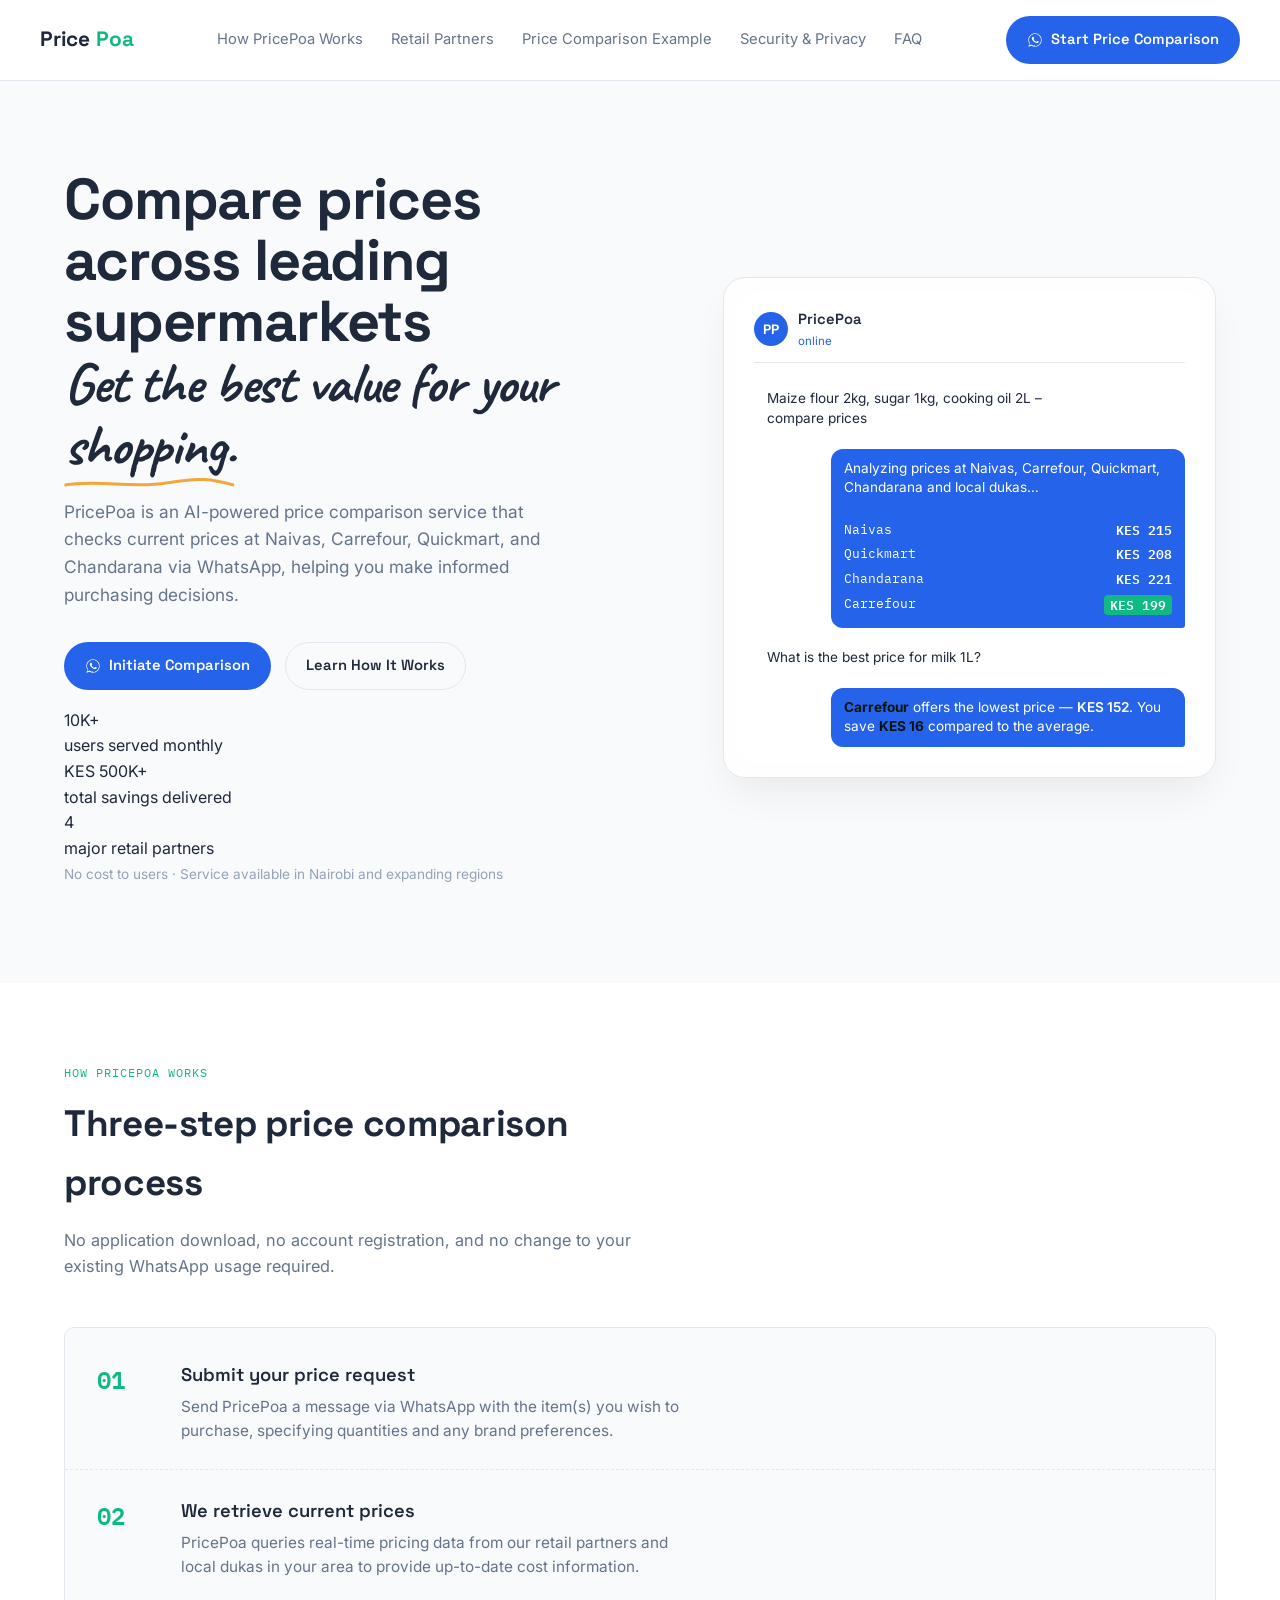
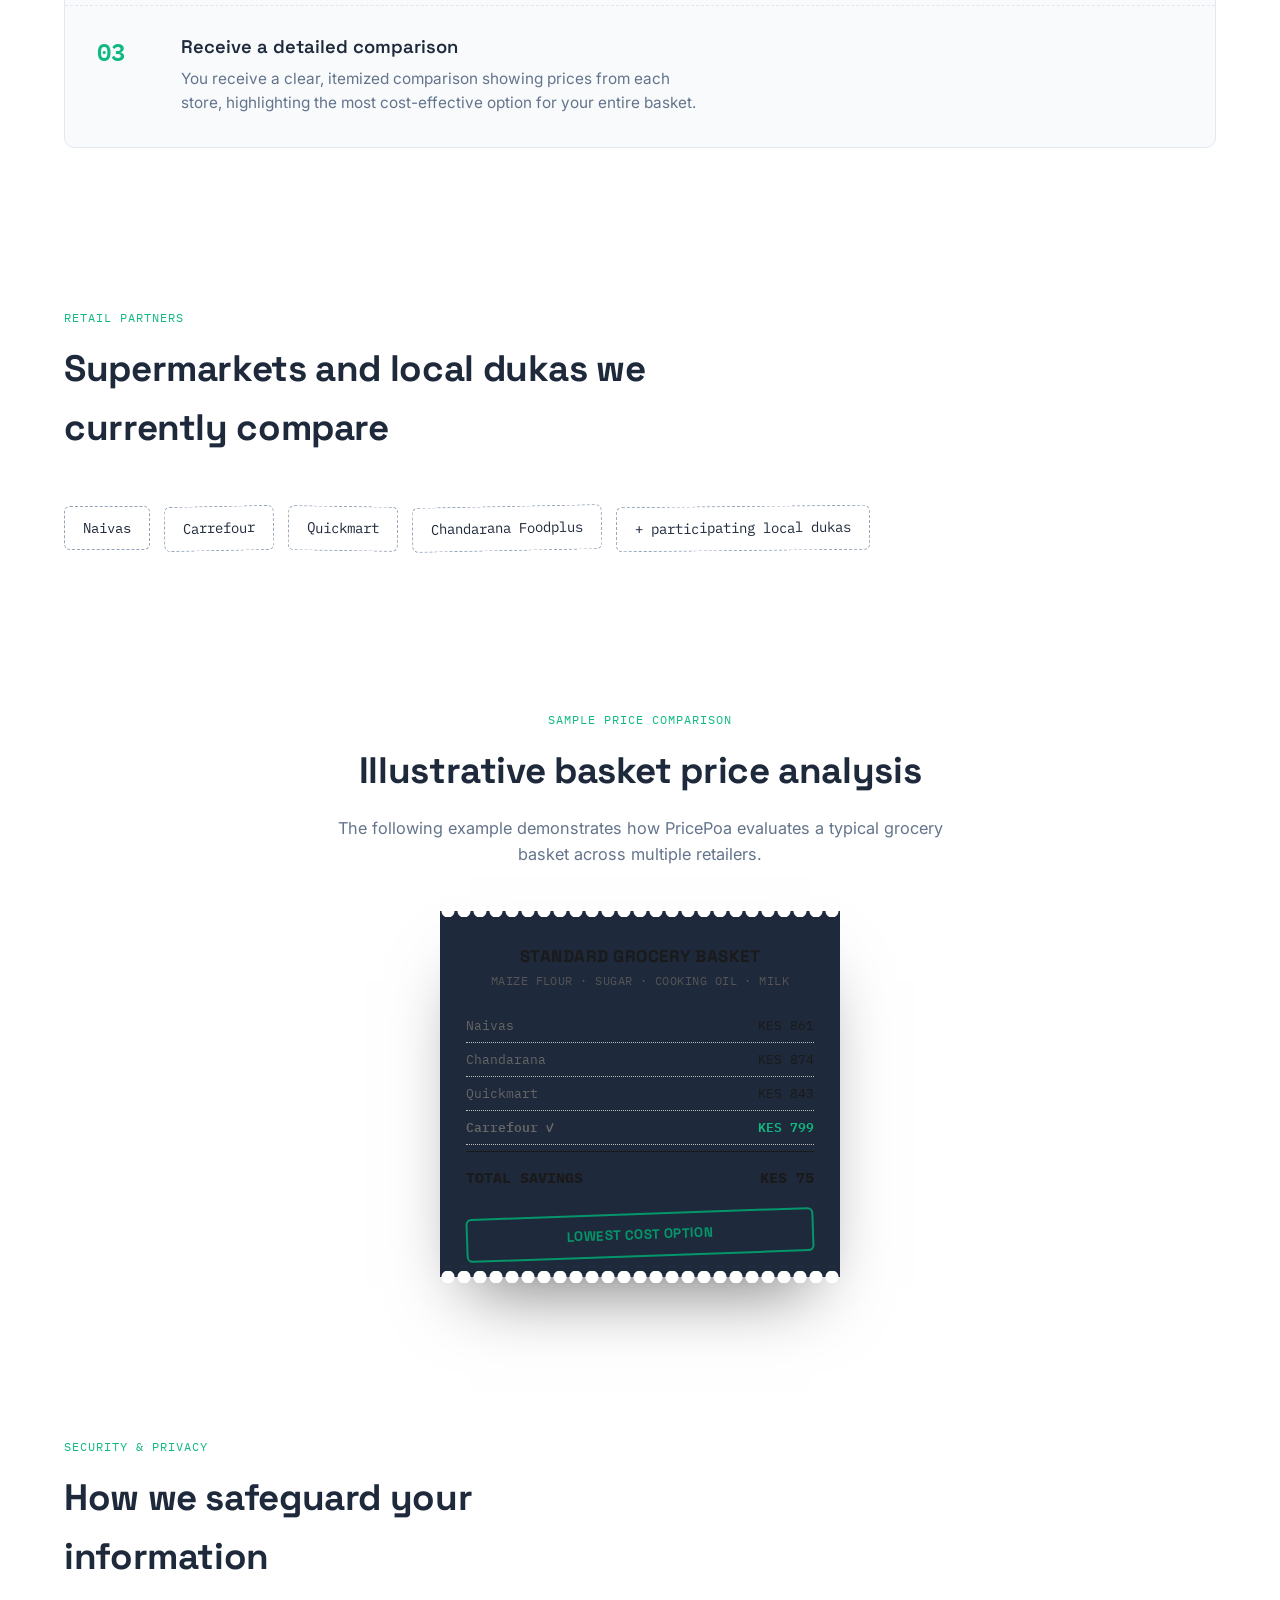
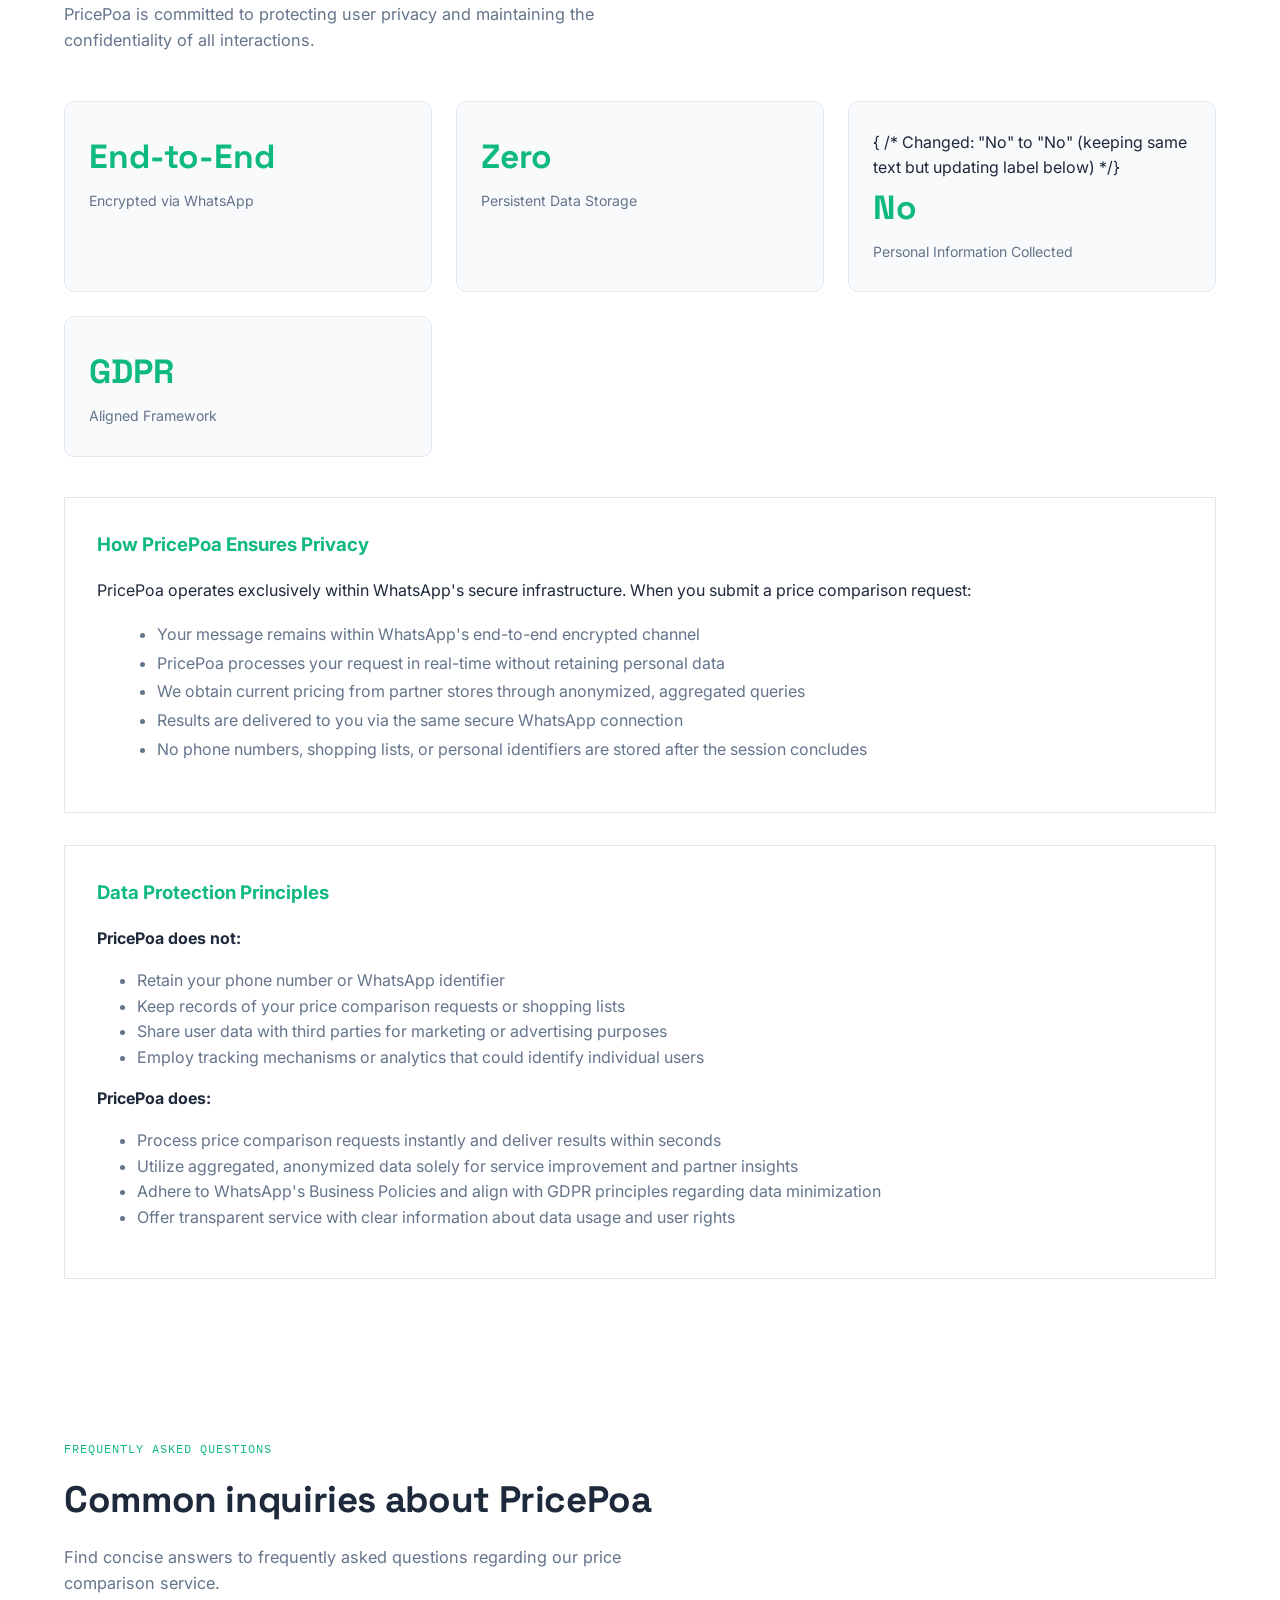
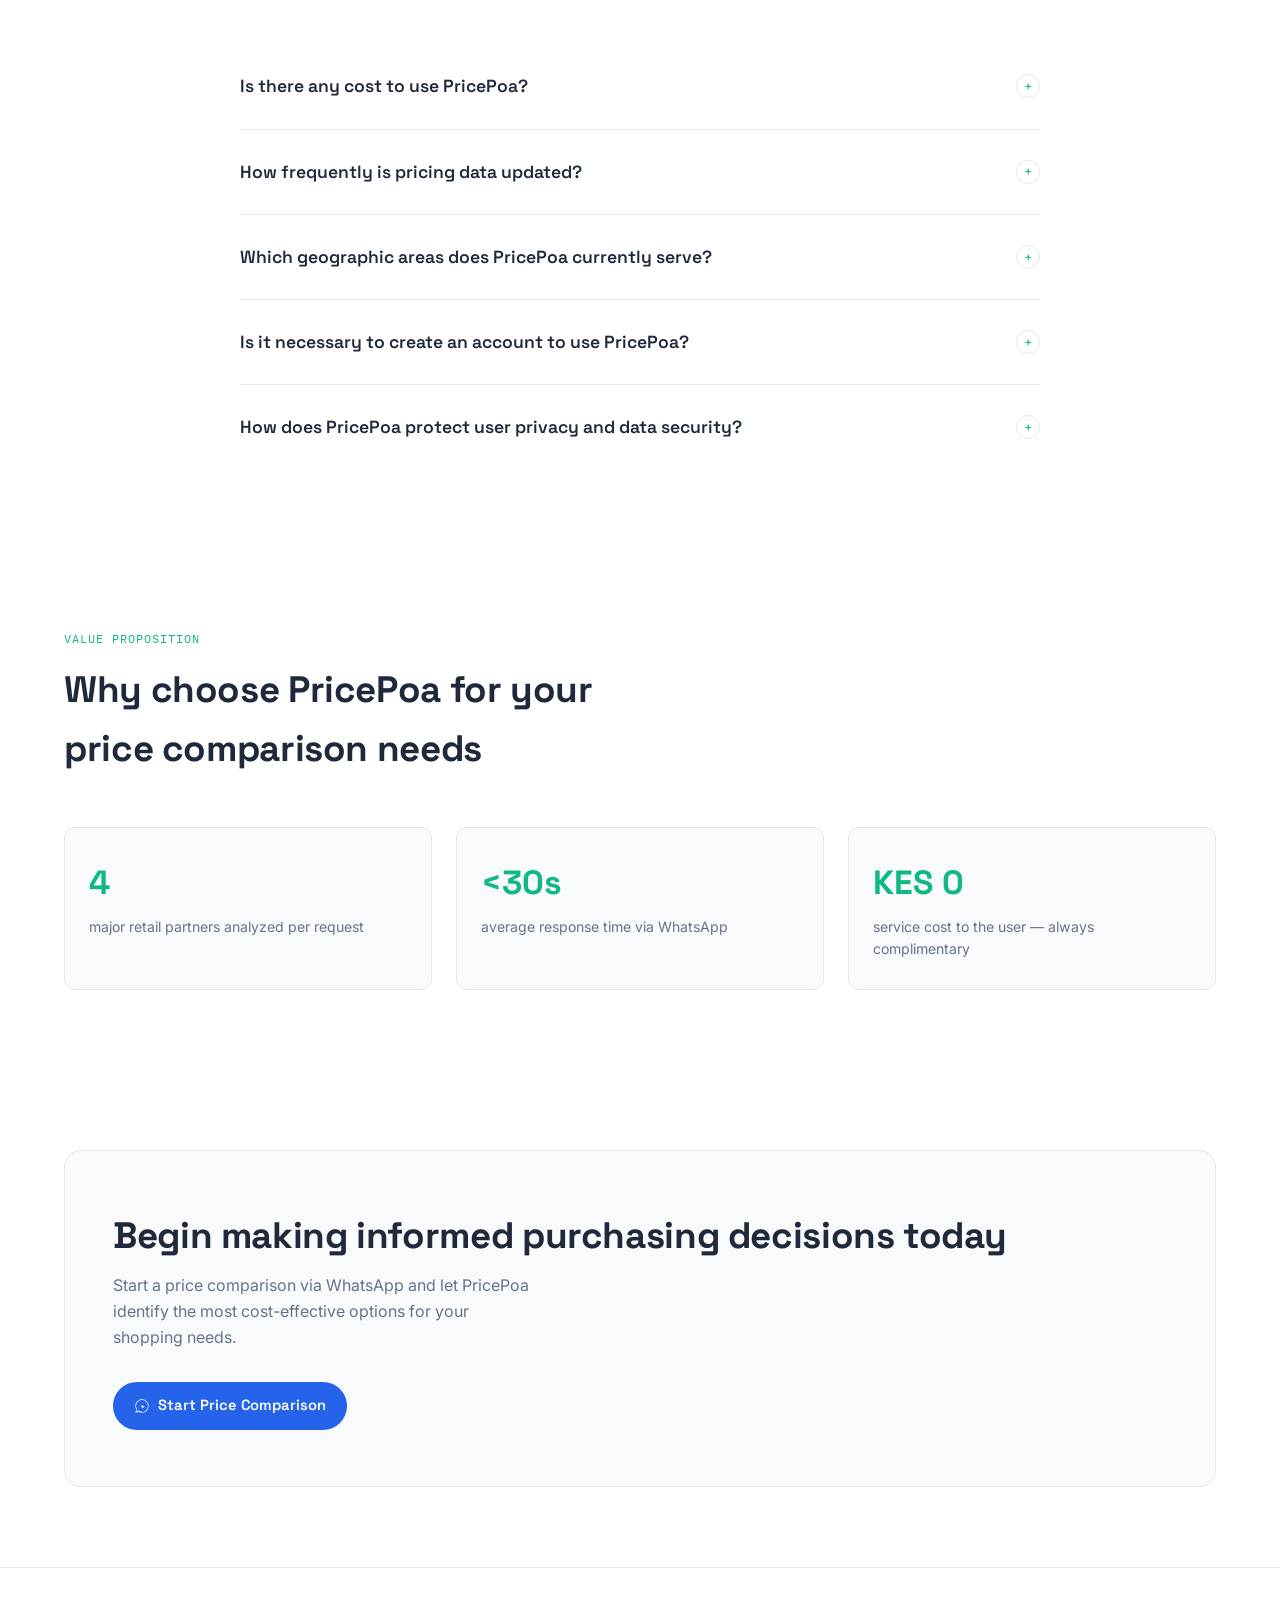
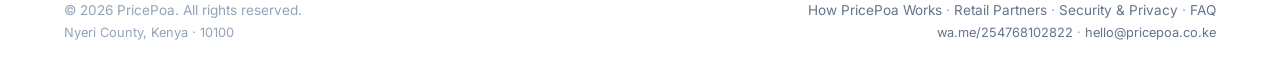
<file: index.html>
<!DOCTYPE html>
<html lang="en">
<head>
  <meta charset="UTF-8">
  <meta name="viewport" content="width=device-width, initial-scale=1.0">
  <title>PricePoa – Price Comparison Service</title>
  <link rel="preconnect" href="https://fonts.googleapis.com">
  <link rel="preconnect" href="https://fonts.gstatic.com" crossorigin>
  <link href="https://fonts.googleapis.com/css2?family=Space+Grotesk:wght@500;600;700&family=Caveat:wght@600;700&family=Inter:wght@400;500;600&family=IBM+Plex+Mono:wght@400;500;600&display=swap" rel="stylesheet">

  <!-- Trust and Security Meta Tags -->
  <meta name="description" content="PricePoa provides AI-powered price comparison via WhatsApp, enabling users to compare prices across leading supermarkets in Kenya.">
  <meta name="keywords" content="price comparison, supermarket prices, Kenya groceries, WhatsApp price checker, Naivas, Carrefour, Quickmart, Chandarana">
  <meta name="author" content="PricePoa">
  <meta name="robots" content="index, follow">

  <!-- Open Graph / Social Media Tags -->
  <meta property="og:title" content="PricePoa – Price Comparison Service">
  <meta property="og:description" content="PricePoa provides AI-powered price comparison via WhatsApp, enabling users to compare prices across leading supermarkets in Kenya.">
  <meta property="og:type" content="website">
  <meta property="og:url" content="https://pricepoa.co.ke/">
  <meta property="og:image" content="https://pricepoa.co.ke/assets/og-image.svg">
  <meta property="og:locale" content="en_KS">

  <!-- Twitter Card -->
  <meta name="twitter:card" content="summary_large_image">
  <meta name="twitter:title" content="PricePoa – Price Comparison Service">
  <meta name="twitter:description" content="PricePoa provides AI-powered price comparison via WhatsApp, enabling users to compare prices across leading supermarkets in Kenya.">
  <meta name="twitter:image" content="https://pricepoa.co.ke/assets/og-image.svg">

  <!-- Structured Data (JSON-LD) -->
  <script type="application/ld+json">
  {
    "@context": "https://schema.org",
    "@type": "LocalBusiness",
    "@id": "https://pricepoa.co.ke/",
    "name": "PricePoa",
    "image": [
      "https://pricepoa.co.ke/assets/logo.svg"
    ],
    "@id": "",
    "url": "https://pricepoa.co.ke/",
    "telephone": "+254 768 102822",
    "priceRange": "Free",
    "address": {
      "@type": "PostalAddress",
      "streetAddress": "Nyeri County",
      "addressLocality": "Kenya",
      "postalCode": "10100",
      "addressCountry": "KE"
    },
    "geo": {
      "@type": "GeoCoordinates",
      "latitude": "-0.4231",
      "longitude": "36.9472"
    },
    "openingHours": "Mo,Tu,We,Th,Fr,Sa,Su 00:00-23:59",
    "sameAs": [
      "https://wa.me/254768102822"
    ],
    "priceSpecification": {
      "@type": "UnitPriceSpecification",
      "price": "0",
      "priceCurrency": "KES",
      "valueAddedTaxIncluded": false
    }
  }
  </script>

  <link rel="stylesheet" href="style.css">
</head>
<body>

  <a href="#main-content" class="skip-link">Skip to main content</a>

  <header>
    <div class="wrap nav">
      <div class="logo">Price<span>Poa</span></div>
      <nav class="nav-links">
        <a href="#how">How PricePoa Works</a>
        <a href="#stores">Retail Partners</a>
        <a href="#receipt">Price Comparison Example</a>
        <a href="#trust">Security & Privacy</a>
        <a href="#faq">FAQ</a>
      </nav>
      <a class="btn btn-primary" href="https://wa.me/254768102822?text=Hi%20PricePoa%2C%20I%20want%20to%20compare%20prices" target="_blank" rel="noopener">
        <svg width="16" height="16" viewBox="0 0 24 24" fill="currentColor"><path d="M17.5 14.4c-.3-.1-1.6-.8-1.9-.9-.3-.1-.4-.1-.6.1-.2.3-.7.9-.8 1-.2.2-.3.2-.5.1-.3-.1-1.2-.4-2.2-1.4-.8-.7-1.4-1.6-1.5-1.9-.2-.3 0-.4.1-.6.1-.1.3-.3.4-.5.1-.1.2-.3.2-.4.1-.2 0-.3 0-.4-.1-.1-.6-1.4-.8-1.9-.2-.5-.4-.4-.6-.4h-.5c-.2 0-.4.1-.7.3-.2.3-.9.9-.9 2.1 0 1.2.9 2.4 1 2.6.1.2 1.8 2.8 4.4 3.8.6.3 1.1.4 1.5.5.6.2 1.2.2 1.6.1.5-.1 1.6-.6 1.8-1.3.2-.6.2-1.1.2-1.2-.1-.1-.2-.2-.5-.3z"/><path d="M12 2C6.5 2 2 6.5 2 12c0 1.9.5 3.6 1.5 5.2L2 22l4.9-1.3c1.5.8 3.2 1.3 5.1 1.3 5.5 0 10-4.5 10-10S17.5 2 12 2zm0 18.3c-1.7 0-3.3-.5-4.7-1.3l-.3-.2-3.5.9.9-3.4-.2-.3C3.5 14.5 3 12.8 3 12c0-5 4-9 9-9s9 4 9 9-4 9-9 9.3z"/></svg>
        Start Price Comparison
      </a>
    </div>
  </header>

  <section class="hero" id="main-content">
    <div class="wrap hero-grid">
      <div>
        <h1 class="headline">
          Compare prices across leading supermarkets<br>
          <span class="chalk-underline">Get the best value for your shopping.
            <svg viewBox="0 0 300 14" preserveAspectRatio="none"><path d="M2 8 C 60 2, 120 12, 180 6 S 260 2, 298 8" stroke="#F2A63C" stroke-width="3" fill="none" stroke-linecap="round"/></svg>
          </span>
        </h1>
        <p class="sub">PricePoa is an AI-powered price comparison service that checks current prices at Naivas, Carrefour, Quickmart, and Chandarana via WhatsApp, helping you make informed purchasing decisions.</p>
        <div class="cta-row">
          <a class="btn btn-primary" href="https://wa.me/254768102822?text=Hi%20PricePoa%2C%20I%20want%20to%20compare%20prices" target="_blank" rel="noopener">
            <svg width="16" height="16" viewBox="0 0 24 24" fill="currentColor"><path d="M17.5 14.4c-.3-.1-1.6-.8-1.9-.9-.3-.1-.4-.1-.6.1-.2.3-.7.9-.8 1-.2.2-.3.2-.5.1-.3-.1-1.2-.4-2.2-1.4-.8-.7-1.4-1.6-1.5-1.9-.2-.3 0-.4.1-.6.1-.1.3-.3.4-.5.1-.1.2-.3.2-.4.1-.2 0-.3 0-.4-.1-.1-.6-1.4-.8-1.9-.2-.5-.4-.4-.6-.4h-.5c-.2 0-.4.1-.7.3-.2.3-.9.9-.9 2.1 0 1.2.9 2.4 1 2.6.1.2 1.8 2.8 4.4 3.8.6.3 1.1.4 1.5.5.6.2 1.2.2 1.6.1.5-.1 1.6-.6 1.8-1.3.2-.6.2-1.1.2-1.2-.1-.1-.2-.2-.5-.3z"/><path d="M12 2C6.5 2 2 6.5 2 12c0 1.9.5 3.6 1.5 5.2L2 22l4.9-1.3c1.5.8 3.2 1.3 5.1 1.3 5.5 0 10-4.5 10-10S17.5 2 12 2zm0 18.3c-1.7 0-3.3-.5-4.7-1.3l-.3-.2-3.5.9.9-3.4-.2-.3C3.5 14.5 3 12.8 3 12c0-5 4-9 9-9s9 4 9 9-4 9-9 9.3z"/></svg>
            Initiate Comparison
          </a>
          <a class="btn btn-ghost" href="#how">Learn How It Works</a>
        </div>
        <div class="hero-stats">
          <div class="stat-item">
            <div class="stat-number">10K+</div>
            <div class="stat-label">users served monthly</div>
          </div>
          <div class="stat-item">
            <div class="stat-number">KES 500K+</div>
            <div class="stat-label">total savings delivered</div>
          </div>
          <div class="stat-item">
            <div class="stat-number">4</div>
            <div class="stat-label">major retail partners</div>
          </div>
        </div>
        <span class="hero-note">No cost to users · Service available in Nairobi and expanding regions</span>
      </div>

      <div class="phone">
        <div class="phone-inner">
          <div class="phone-head">
            <div class="phone-avatar">PP</div>
            <div>
              <div class="name">PricePoa</div>
              <div class="status">online</div>
            </div>
          </div>
          <div class="bubble in b1">Maize flour 2kg, sugar 1kg, cooking oil 2L – compare prices</div>
          <div class="bubble out b2">Analyzing prices at Naivas, Carrefour, Quickmart, Chandarana and local dukas…<br><br>
            <div class="price-line"><span>Naivas</span><span class="mono">KES 215</span></div>
            <div class="price-line"><span>Quickmart</span><span class="mono">KES 208</span></div>
            <div class="price-line"><span>Chandarana</span><span class="mono">KES 221</span></div>
            <div class="price-line"><span>Carrefour</span><span class="mono cheapest">KES 199</span></div>
          </div>
          <div class="bubble in b3">What is the best price for milk 1L?</div>
          <div class="bubble out b4"><b>Carrefour</b> offers the lowest price — <span class="mono">KES 152</span>. You save <b>KES 16</b> compared to the average.</div>
        </div>
      </div>
    </div>
  </section>

  <section id="how">
    <div class="wrap">
      <div class="section-head reveal">
        <span class="kicker">How PricePoa Works</span>
        <h2>Three-step price comparison process</h2>
        <p>No application download, no account registration, and no change to your existing WhatsApp usage required.</p>
      </div>
      <div class="steps reveal">
        <div class="step">
          <div class="step-no">01</div>
          <div>
            <h3>Submit your price request</h3>
            <p>Send PricePoa a message via WhatsApp with the item(s) you wish to purchase, specifying quantities and any brand preferences.</p>
          </div>
        </div>
        <div class="step">
          <div class="step-no">02</div>
          <div>
            <h3>We retrieve current prices</h3>
            <p>PricePoa queries real-time pricing data from our retail partners and local dukas in your area to provide up-to-date cost information.</p>
          </div>
        </div>
        <div class="step">
          <div class="step-no">03</div>
          <div>
            <h3>Receive a detailed comparison</h3>
            <p>You receive a clear, itemized comparison showing prices from each store, highlighting the most cost-effective option for your entire basket.</p>
          </div>
        </div>
      </div>
    </div>
  </section>

  <section id="stores">
    <div class="wrap">
      <div class="section-head reveal">
        <span class="kicker">Retail Partners</span>
        <h2>Supermarkets and local dukas we currently compare</h2>
      </div>
      <div class="stores-row reveal">
        <span class="tag">Naivas</span>
        <span class="tag">Carrefour</span>
        <span class="tag">Quickmart</span>
        <span class="tag">Chandarana Foodplus</span>
        <span class="tag">+ participating local dukas</span>
      </div>
    </div>
  </section>

  <section id="receipt">
    <div class="wrap">
      <div class="section-head reveal" style="text-align:center;margin:0 auto 44px;">
        <span class="kicker">Sample Price Comparison</span>
        <h2>Illustrative basket price analysis</h2>
        <p style="margin:0 auto;">The following example demonstrates how PricePoa evaluates a typical grocery basket across multiple retailers.</p>
      </div>
      <div class="receipt-wrap reveal">
        <div class="receipt">
          <h3>STANDARD GROCERY BASKET</h3>
          <div class="rsub">MAIZE FLOUR · SUGAR · COOKING OIL · MILK</div>
          <div class="rline"><span class="store">Naivas</span><span class="price">KES 861</span></div>
          <div class="rline"><span class="store">Chandarana</span><span class="price">KES 874</span></div>
          <div class="rline"><span class="store">Quickmart</span><span class="price">KES 843</span></div>
          <div class="rline best"><span class="store">Carrefour ✓</span><span class="price">KES 799</span></div>
          <div class="rtotal"><span>TOTAL SAVINGS</span><span>KES 75</span></div>
          <div class="stamp">LOWEST COST OPTION</div>
        </div>
      </div>
    </div>
  </section>

  <section id="trust">
    <div class="wrap">
      <div class="section-head reveal">
        <span class="kicker">Security & Privacy</span>
        <h2>How we safeguard your information</h2>
        <p>PricePoa is committed to protecting user privacy and maintaining the confidentiality of all interactions.</p>
      </div>
      <div class="stats-grid reveal">
        <div class="stat glass-panel">
          <div class="num">End-to-End</div>
          <div class="label">Encrypted via WhatsApp</div>
        </div>
        <div class="stat glass-panel">
          <div class="num">Zero</div>
          <div class="label">Persistent Data Storage</div>
        </div>
        <div class="stat glass-panel">
          { /* Changed: "No" to "No" (keeping same text but updating label below) */}
          <div class="num">No</div>
          <div class="label">Personal Information Collected</div>
        </div>
        <div class="stat glass-panel">
          <div class="num">GDPR</div>
          <div class="label">Aligned Framework</div>
        </div>
      </div>

      <div class="glass-panel-medium" style="margin-top: 40px; padding: 32px;">
        <h3 style="margin-top: 0; color: var(--mango);">How PricePoa Ensures Privacy</h3>
        <p>PricePoa operates exclusively within WhatsApp's secure infrastructure. When you submit a price comparison request:</p>
        <ul style="color: var(--chalk-dim); line-height: 1.8; margin-left: 20px;">
          <li>Your message remains within WhatsApp's end-to-end encrypted channel</li>
          <li>PricePoa processes your request in real-time without retaining personal data</li>
          <li>We obtain current pricing from partner stores through anonymized, aggregated queries</li>
          <li>Results are delivered to you via the same secure WhatsApp connection</li>
          <li>No phone numbers, shopping lists, or personal identifiers are stored after the session concludes</li>
        </ul>
      </div>

      <div class="glass-panel-medium" style="margin-top: 32px; padding: 32px;">
        <h3 style="margin-top: 0; color: var(--mango);">Data Protection Principles</h3>
        <p style="margin-bottom: 16px;"><strong>PricePoa does not:</strong></p>
        <ul style="color: var(--chalk-dim); margin-bottom: 16px;">
          <li>Retain your phone number or WhatsApp identifier</li>
          <li>Keep records of your price comparison requests or shopping lists</li>
          <li>Share user data with third parties for marketing or advertising purposes</li>
          <li>Employ tracking mechanisms or analytics that could identify individual users</li>
        </ul>
        <p style="margin-bottom: 16px;"><strong>PricePoa does:</strong></p>
        <ul style="color: var(--chalk-dim);">
          <li>Process price comparison requests instantly and deliver results within seconds</li>
          <li>Utilize aggregated, anonymized data solely for service improvement and partner insights</li>
          <li>Adhere to WhatsApp's Business Policies and align with GDPR principles regarding data minimization</li>
          <li>Offer transparent service with clear information about data usage and user rights</li>
        </ul>
      </div>
    </div>
  </section>

  <section id="faq">
    <div class="wrap">
      <div class="section-head reveal">
        <span class="kicker">Frequently Asked Questions</span>
        <h2>Common inquiries about PricePoa</h2>
        <p>Find concise answers to frequently asked questions regarding our price comparison service.</p>
      </div>
      <div class="faq-container reveal" style="max-width: 800px; margin: 0 auto;">
        <div class="faq-item">
          <div class="faq-question">
            <h3>Is there any cost to use PricePoa?</h3>
            <div class="faq-toggle">+</div>
          </div>
          <div class="faq-answer">
            <p>PricePoa is provided free of charge to all users. There are no subscription fees, hidden charges, or costs of any kind associated with using our price comparison service. We sustain operations through anonymized, aggregated data insights that assist retail partners in optimizing their pricing strategies.</p>
          </div>
        </div>
        <div class="faq-item">
          <div class="faq-question">
            <h3>How frequently is pricing data updated?</h3>
            <div class="faq-toggle">+</div>
          </div>
          <div class="faq-answer">
            <p>Pricing data is refreshed multiple times each day to ensure accuracy and relevance. We prioritize updates during peak shopping hours and continuously monitor for price changes at our partner stores. While we strive to provide the most current information available, we recommend verifying prices at the point of purchase as a final confirmation step.</p>
          </div>
        </div>
        <div class="faq-item">
          <div class="faq-question">
            <h3>Which geographic areas does PricePoa currently serve?</h3>
            <div class="faq-toggle">+</div>
          </div>
          <div class="faq-answer">
            <p>PricePoa currently focuses on Nairobi and its surrounding regions, with strong coverage in Kasarani, Ruiru, Thika, and along the Mombasa Road corridor. We are actively expanding our service to other major Kenyan cities including Mombasa, Kisumu, Nakuru, and Eldoret. Local dukas (neighborhood shops) are included based on the general location provided in your request.</p>
          </div>
        </div>
        <div class="faq-item">
          <div class="faq-question">
            <h3>Is it necessary to create an account to use PricePoa?</h3>
            <div class="faq-toggle">+</div>
            </div>
          <div class="faq-answer">
            <p>No account creation or registration is required. PricePoa functions directly through your existing WhatsApp application. Simply message our official number and begin requesting price comparisons immediately—no registration, login, or personal information submission is necessary.</p>
          </div>
        </div>
        <div class="faq-item">
          <div class="faq-question">
            <h3>How does PricePoa protect user privacy and data security?</h3>
            <div class="faq-toggle">+</div>
          </div>
          <div class="faq-answer">
            <p>PricePoa leverages WhatsApp's inherent end-to-end encryption, ensuring that all messages remain secure from interception. We do not store your phone number, WhatsApp identifier, price comparison requests, or any personal data. All processing occurs in real-time, and we follow strict data minimization principles—utilizing only the information essential to deliver the price comparison service.</p>
          </div>
        </div>
      </div>
    </div>
  </section>

  <section>
    <div class="wrap">
      <div class="section-head reveal">
        <span class="kicker">Value Proposition</span>
        <h2>Why choose PricePoa for your price comparison needs</h2>
      </div>
      <div class="stats-grid reveal">
        <div class="stat">
          <div class="num">4</div>
          <div class="label">major retail partners analyzed per request</div>
        </div>
        <div class="stat">
          <div class="num"><30s</div>
          <div class="label">average response time via WhatsApp</div>
        </div>
        <div class="stat">
          <div class="num">KES 0</div>
          <div class="label">service cost to the user — always complimentary</div>
        </div>
      </div>
    </div>
  </section>

  <section>
    <div class="wrap">
      <div class="cta-band reveal">
        <div>
          <h2>Begin making informed purchasing decisions today</h2>
          <p>Start a price comparison via WhatsApp and let PricePoa identify the most cost-effective options for your shopping needs.</p>
        </div>
        <a class="btn btn-primary" href="https://wa.me/254768102822?text=Hi%20PricePoa%2C%20I%20want%20to%20compare%20prices" target="_blank" rel="noopener">
          <svg width="16" height="16" viewBox="0 0 24 24" fill="currentColor"><path d="M17.5 14.4c-.3-.1-1.6-.8-1.9-.9-.3-.1-.4-.1-.6.1-.2.3-.7.9-.8 1-.2.2-.3.2-.5.2-.5.1-.3-.1-1.2-.4-2.2-1.4-.8-.7-1.4-1.6-1.5-1.9-.2-.3 0-.4.1-.6.1-.1.3-.3.4-.5.1-.1.2-.3.2-.4.1-.2 0-.3 0-.4-.1-.1-.6-1.4-.8-1.9-.2-.5-.4-.4-.6-.4h-.5c-.2 0-.4.1-.7.3-.2.3-.9.9-.9 2.1 0 1.2.9 2.4 1 2.6.1.2 1.8 2.8 4.4 3.8.6.3 1.1.4 1.5.5.6.2 1.2.2 1.6.1.5-.1 1.6-.6 1.8-1.3.2-.6.2-1.1.2-1.2-.1-.1-.2-.2-.5-.3z"/><path d="M12 2C6.5 2 2 6.5 2 12c0 1.9.5 3.6 1.5 5.2L2 22l4.9-1.3c1.5.8 3.2 1.3 5.1 1.3 5.5 0 10-4.5 10-10S17.5 2 12 2zm0 18.3c-1.7 0-3.3-.5-4.7-1.3l-.3-.2-3.5.9.9-3.4-.2-.3C3.5 14.5 3 12.8 3 12c0-5 4-9 9-9s9 4 9 9-4 9-9 9.3z"/></svg>
          Start Price Comparison
        </a>
      </div>
    </div>
  </section>

  <footer>
    <div class="wrap" style="display:flex;justify-content:space-between;flex-wrap:wrap;gap:24px;width:100%;">
      <div>
        <span>© 2026 PricePoa. All rights reserved.</span><br>
        <span class="mono" style="font-size:0.8rem;">Nyeri County, Kenya · 10100</span>
      </div>
      <div style="text-align:right;">
        <span><a href="#how">How PricePoa Works</a> · <a href="#stores">Retail Partners</a> · <a href="#trust">Security & Privacy</a> · <a href="#faq">FAQ</a></span><br>
        <span class="mono" style="font-size:0.8rem;">
          <a href="https://wa.me/254768102822" target="_blank" rel="noopener">wa.me/254768102822</a>
          · <a href="mailto:hello@pricepoa.co.ke">hello@pricepoa.co.ke</a>
        </span>
      </div>
    </div>
  </footer>

  <script src="script.js"></script>
</body>
</html>
</file>
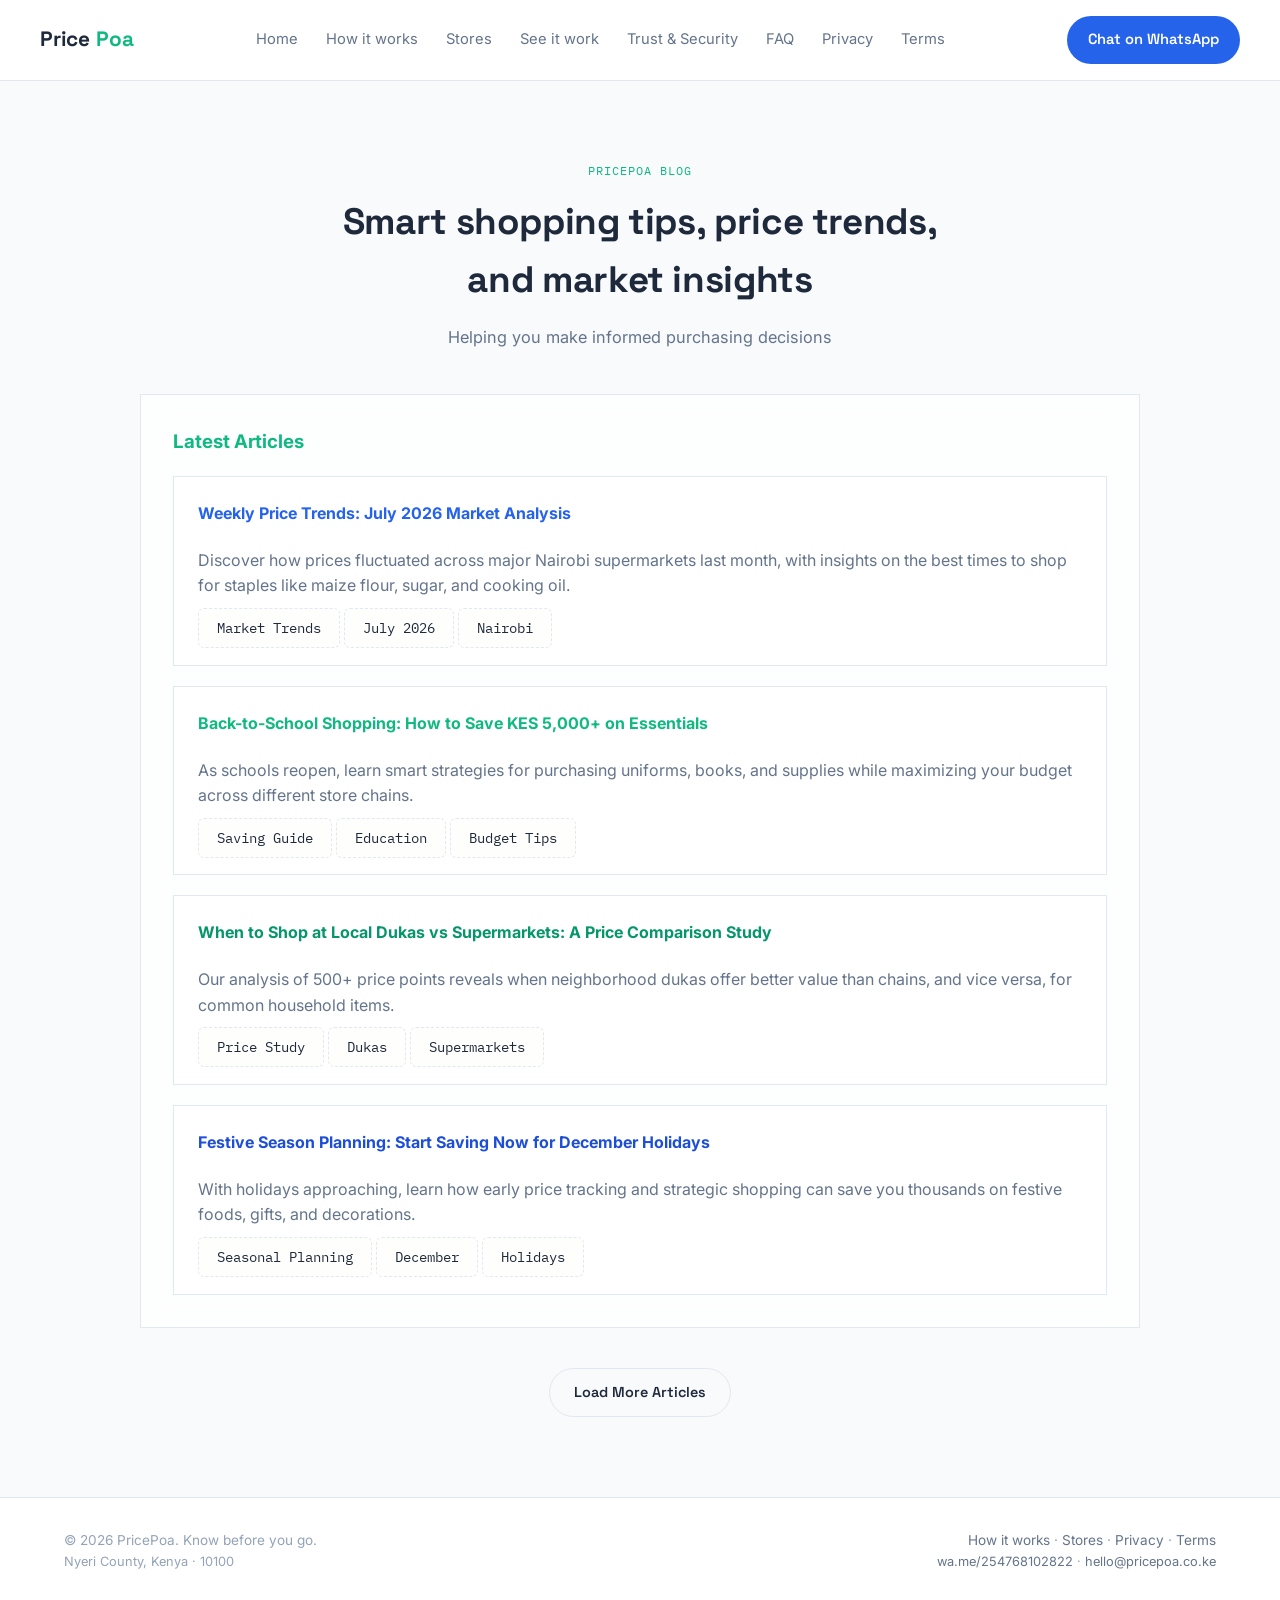
<file: blog/index.html>
<!DOCTYPE html>
<html lang="en">
<head>
  <meta charset="UTF-8">
  <meta name="viewport" content="width=device-width, initial-scale=1.0">
  <title>Blog - PricePoa</title>
  <link rel="preconnect" href="https://fonts.googleapis.com">
  <link rel="preconnect" href="https://fonts.gstatic.com" crossorigin>
  <link href="https://fonts.googleapis.com/css2?family=Space+Grotesk:wght@500;600;700&family=Caveat:wght@600;700&family=Inter:wght@400;500;600&family=IBM+Plex+Mono:wght@400;500;600&display=swap" rel="stylesheet">
  <link rel="stylesheet" href="../style.css">
</head>
<body>

  <a href="#main-content" class="skip-link">Skip to main content</a>

  <header>
    <div class="wrap nav">
      <div class="logo">Price<span>Poa</span></div>
      <nav class="nav-links">
        <a href="../index.html">Home</a>
        <a href="../index.html#how">How it works</a>
        <a href="../index.html#stores">Stores</a>
        <a href="../index.html#receipt">See it work</a>
        <a href="../index.html#trust">Trust & Security</a>
        <a href="../index.html#faq">FAQ</a>
        <a href="../privacy.html">Privacy</a>
        <a href="../terms.html">Terms</a>
      </nav>
      <a class="btn btn-primary" href="https://wa.me/254768102822?text=Hi%20PricePoa%2C%20I%20want%20to%20compare%20prices" target="_blank" rel="noopener">
        Chat on WhatsApp
      </a>
    </div>
  </header>

  <main id="main-content">
    <section style="padding: 80px 0; background: var(--ink-2);">
      <div class="wrap">
        <div class="section-head reveal" style="text-align:center;margin:0 auto 44px;">
          <span class="kicker">PricePoa Blog</span>
          <h2>Smart shopping tips, price trends, and market insights</h2>
          <p style="margin:0 auto; max-width: 600px;">Helping you make informed purchasing decisions</p>
        </div>

        <div class="glass-panel-medium" style="max-width: 1000px; margin: 0 auto 40px; padding: 32px;">
          <h3 style="margin-top: 0; color: var(--mango);">Latest Articles</h3>

          <!-- Blog Post 1 -->
          <div class="glass-panel" style="padding: 24px; margin-bottom: 20px;">
            <h4 style="margin-top: 0; color: var(--whatsapp);">
              <a href="weekly-price-trends-july-2026.html" style="color: inherit; text-decoration: none;">
                Weekly Price Trends: July 2026 Market Analysis
              </a>
            </h4>
            <p style="color: var(--chalk-dim); margin: 12px 0; line-height: 1.6;">
              Discover how prices fluctuated across major Nairobi supermarkets last month, with insights on the best times to shop for staples like maize flour, sugar, and cooking oil.
            </p>
            <div style="margin-top: 16px;">
              <span class="tag" style="background: rgba(242,239,230,0.1); border-color: var(--rule);">Market Trends</span>
              <span class="tag" style="background: rgba(242,239,230,0.1); border-color: var(--rule);">July 2026</span>
              <span class="tag" style="background: rgba(242,239,230,0.1); border-color: var(--rule);">Nairobi</span>
            </div>
          </div>

          <!-- Blog Post 2 -->
          <div class="glass-panel" style="padding: 24px; margin-bottom: 20px;">
            <h4 style="margin-top: 0; color: var(--mango);">
              <a href="back-to-school-saving-guide.html" style="color: inherit; text-decoration: none;">
                Back-to-School Shopping: How to Save KES 5,000+ on Essentials
              </a>
            </h4>
            <p style="color: var(--chalk-dim); margin: 12px 0; line-height: 1.6;">
              As schools reopen, learn smart strategies for purchasing uniforms, books, and supplies while maximizing your budget across different store chains.
            </p>
            <div style="margin-top: 16px;">
              <span class="tag" style="background: rgba(242,239,230,0.1); border-color: var(--rule);">Saving Guide</span>
              <span class="tag" style="background: rgba(242,239,230,0.1); border-color: var(--rule);">Education</span>
              <span class="tag" style="background: rgba(242,239,230,0.1); border-color: var(--rule);">Budget Tips</span>
            </div>
          </div>

          <!-- Blog Post 3 -->
          <div class="glass-panel" style="padding: 24px; margin-bottom: 20px;">
            <h4 style="margin-top: 0; color: var(--tomato);">
              <a href="local-dukas-vs-supermarkets.html" style="color: inherit; text-decoration: none;">
                When to Shop at Local Dukas vs Supermarkets: A Price Comparison Study
              </a>
            </h4>
            <p style="color: var(--chalk-dim); margin: 12px 0; line-height: 1.6;">
              Our analysis of 500+ price points reveals when neighborhood dukas offer better value than chains, and vice versa, for common household items.
            </p>
            <div style="margin-top: 16px;">
              <span class="tag" style="background: rgba(242,239,230,0.1); border-color: var(--rule);">Price Study</span>
              <span class="tag" style="background: rgba(242,239,230,0.1); border-color: var(--rule);">Dukas</span>
              <span class="tag" style="background: rgba(242,239,230,0.1); border-color: var(--rule);">Supermarkets</span>
            </div>
          </div>

          <!-- Blog Post 4 -->
          <div class="glass-panel" style="padding: 24px; margin-bottom: 0;">
            <h4 style="margin-top: 0; color: var(--whatsapp-dim);">
              <a href="festive-season-planning.html" style="color: inherit; text-decoration: none;">
                Festive Season Planning: Start Saving Now for December Holidays
              </a>
            </h4>
            <p style="color: var(--chalk-dim); margin: 12px 0; line-height: 1.6;">
              With holidays approaching, learn how early price tracking and strategic shopping can save you thousands on festive foods, gifts, and decorations.
            </p>
            <div style="margin-top: 16px;">
              <span class="tag" style="background: rgba(242,239,230,0.1); border-color: var(--rule);">Seasonal Planning</span>
              <span class="tag" style="background: rgba(242,239,230,0.1); border-color: var(--rule);">December</span>
              <span class="tag" style="background: rgba(242,239,230,0.1); border-color: var(--rule);">Holidays</span>
            </div>
          </div>
        </div>

        <!-- Load More Button -->
        <div style="text-align: center; margin-top: 32px;">
          <a href="#" class="btn btn-ghost" style="padding: 12px 24px; font-size: 0.9rem;">
            Load More Articles
          </a>
        </div>
      </div>
    </section>
  </main>

  <footer>
    <div class="wrap" style="display:flex;justify-content:space-between;flex-wrap:wrap;gap:24px;width:100%;">
      <div>
        <span>© 2026 PricePoa. Know before you go.</span><br>
        <span class="mono" style="font-size:0.8rem;">Nyeri County, Kenya · 10100</span>
      </div>
      <div style="text-align:right;">
        <span><a href="../index.html#how">How it works</a> · <a href="../index.html#stores">Stores</a> · <a href="../privacy.html">Privacy</a> · <a href="../terms.html">Terms</a></span><br>
        <span class="mono" style="font-size:0.8rem;">
          <a href="https://wa.me/254768102822" target="_blank" rel="noopener">wa.me/254768102822</a>
          · <a href="mailto:hello@pricepoa.co.ke">hello@pricepoa.co.ke</a>
        </span>
      </div>
    </div>
  </footer>

  <script src="../script.js"></script>
</body>
</html>
</file>
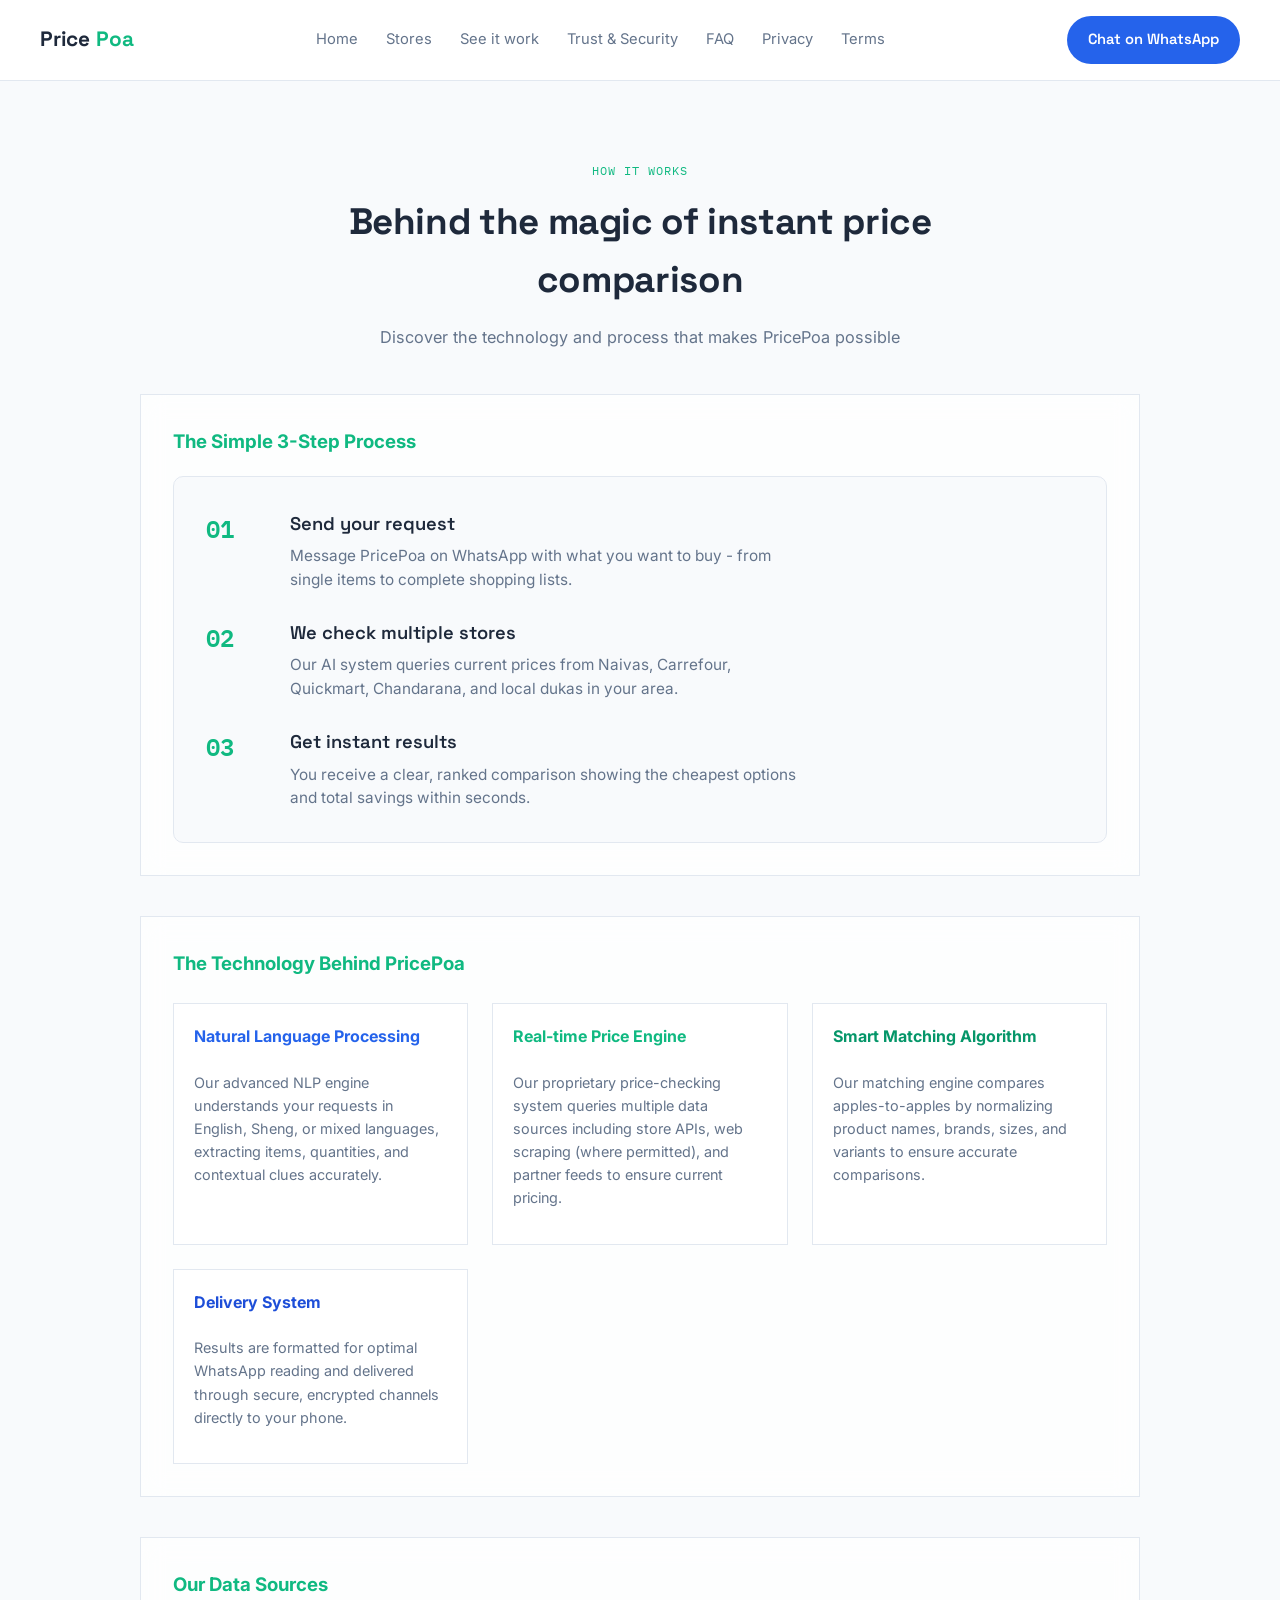
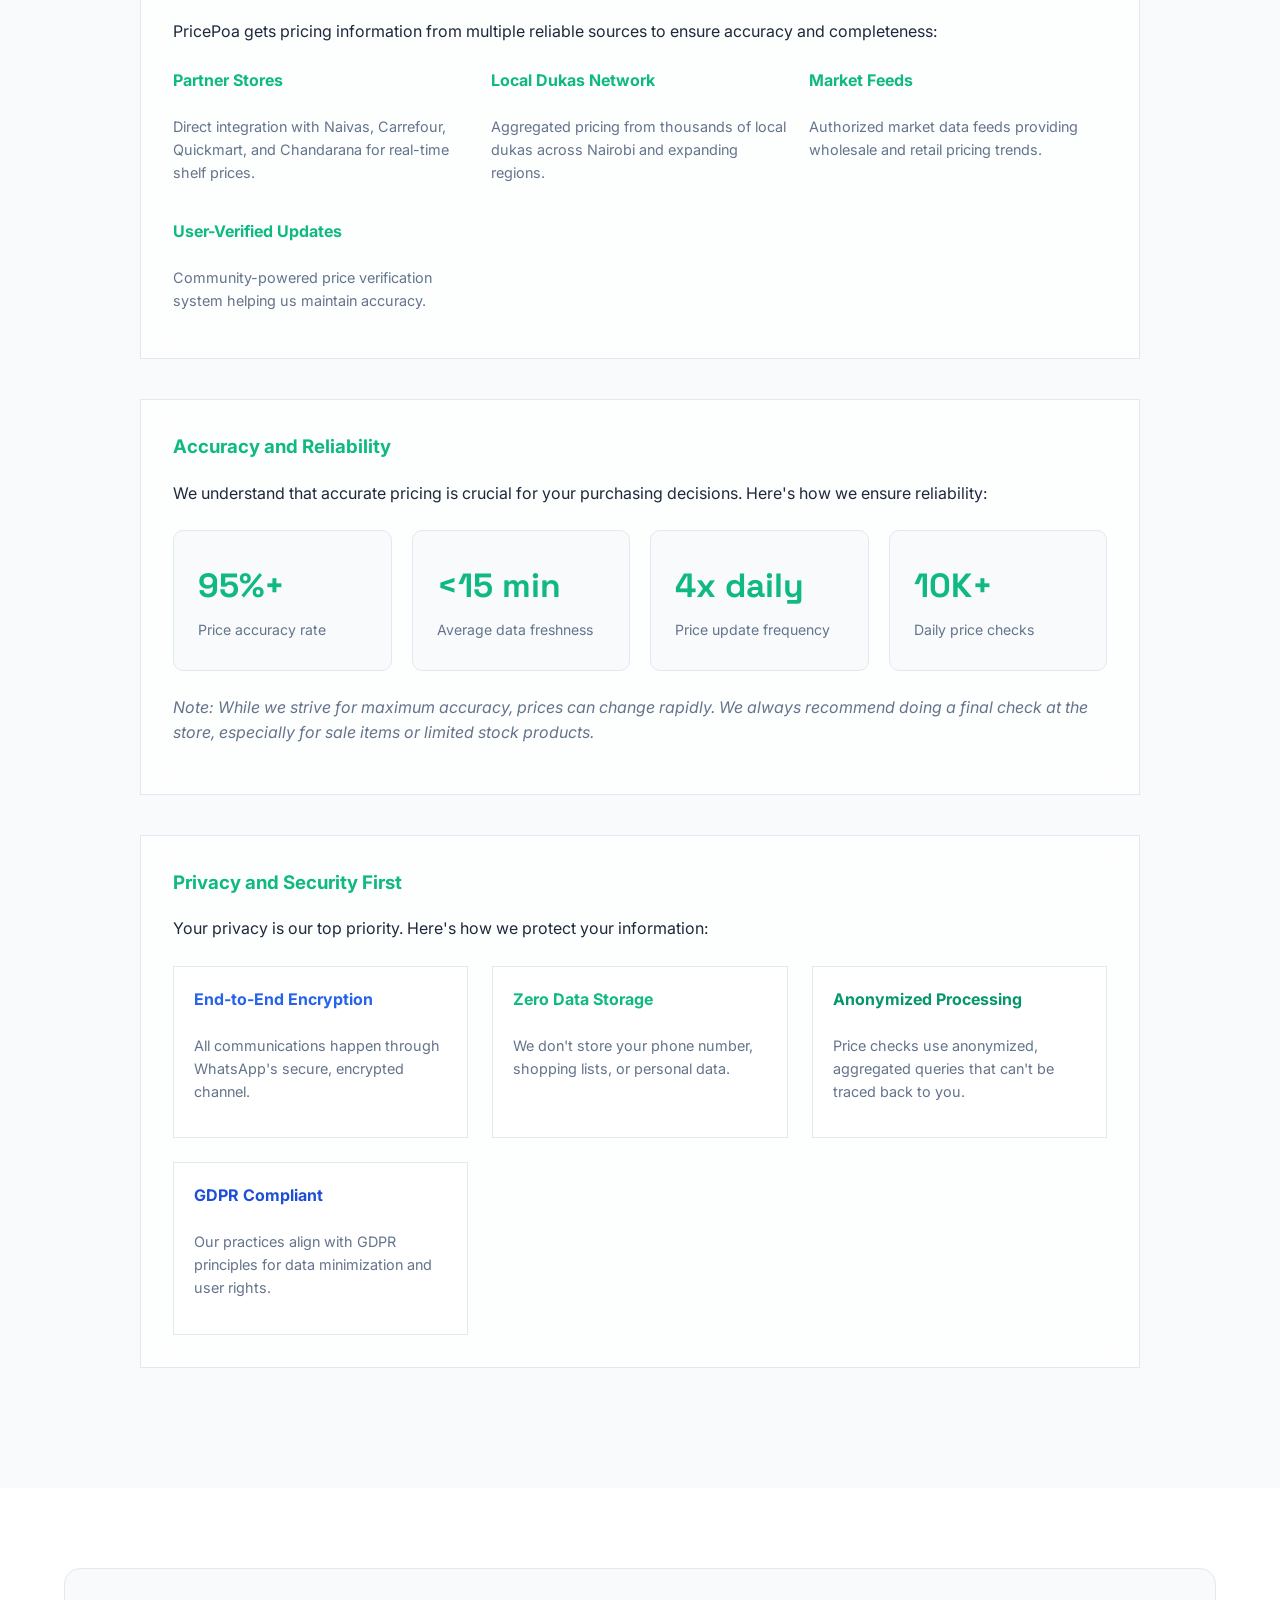
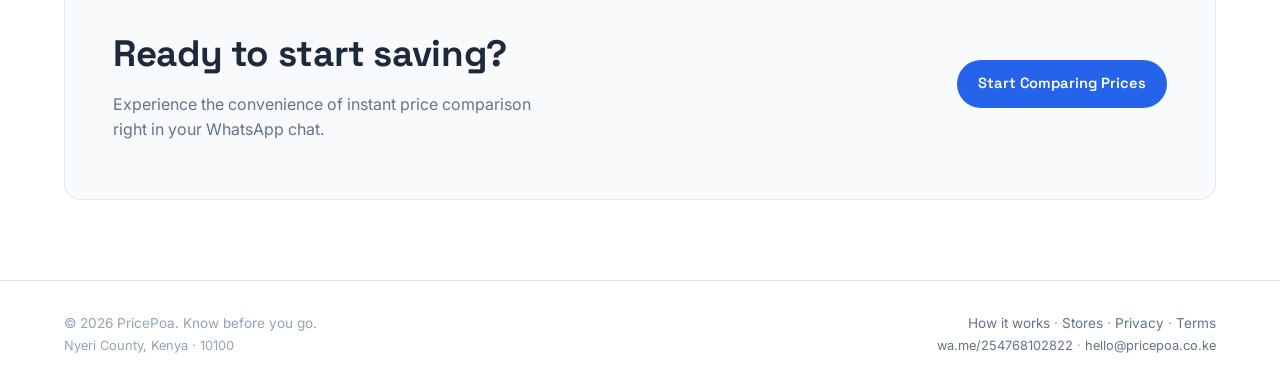
<file: how-it-works.html>
<!DOCTYPE html>
<html lang="en">
<head>
  <meta charset="UTF-8">
  <meta name="viewport" content="width=device-width, initial-scale=1.0">
  <title>How It Works - PricePoa</title>
  <link rel="preconnect" href="https://fonts.googleapis.com">
  <link rel="preconnect" href="https://fonts.gstatic.com" crossorigin>
  <link href="https://fonts.googleapis.com/css2?family=Space+Grotesk:wght@500;600;700&family=Caveat:wght@600;700&family=Inter:wght@400;500;600&family=IBM+Plex+Mono:wght@400;500;600&display=swap" rel="stylesheet">
  <link rel="stylesheet" href="style.css">
</head>
<body>

  <a href="#main-content" class="skip-link">Skip to main content</a>

  <header>
    <div class="wrap nav">
      <div class="logo">Price<span>Poa</span></div>
      <nav class="nav-links">
        <a href="index.html">Home</a>
        <a href="index.html#stores">Stores</a>
        <a href="index.html#receipt">See it work</a>
        <a href="index.html#trust">Trust & Security</a>
        <a href="index.html#faq">FAQ</a>
        <a href="privacy.html">Privacy</a>
        <a href="terms.html">Terms</a>
      </nav>
      <a class="btn btn-primary" href="https://wa.me/254768102822?text=Hi%20PricePoa%2C%20I%20want%20to%20compare%20prices" target="_blank" rel="noopener">
        Chat on WhatsApp
      </a>
    </div>
  </header>

  <main id="main-content">
    <section style="padding: 80px 0; background: var(--ink-2);">
      <div class="wrap">
        <div class="section-head reveal" style="text-align:center;margin:0 auto 44px;">
          <span class="kicker">How It Works</span>
          <h2>Behind the magic of instant price comparison</h2>
          <p style="margin:0 auto; max-width: 600px;">Discover the technology and process that makes PricePoa possible</p>
        </div>

        <!-- Process Overview -->
        <div class="glass-panel-medium" style="max-width: 1000px; margin: 0 auto 40px; padding: 32px;">
          <h3 style="margin-top: 0; color: var(--mango);">The Simple 3-Step Process</h3>
          <div class="steps">
            <div class="step" style="border-bottom: none; padding-bottom: 0;">
              <div class="step-no">01</div>
              <div>
                <h3>Send your request</h3>
                <p>Message PricePoa on WhatsApp with what you want to buy - from single items to complete shopping lists.</p>
              </div>
            </div>
            <div class="step" style="border-bottom: none; padding-bottom: 0;">
              <div class="step-no">02</div>
              <div>
                <h3>We check multiple stores</h3>
                <p>Our AI system queries current prices from Naivas, Carrefour, Quickmart, Chandarana, and local dukas in your area.</p>
              </div>
            </div>
            <div class="step">
              <div class="step-no">03</div>
              <div>
                <h3>Get instant results</h3>
                <p>You receive a clear, ranked comparison showing the cheapest options and total savings within seconds.</p>
              </div>
            </div>
          </div>
        </div>

        <!-- Technology Deep Dive -->
        <div class="glass-panel-medium" style="max-width: 1000px; margin: 0 auto 40px; padding: 32px;">
          <h3 style="margin-top: 0; color: var(--mango);">The Technology Behind PricePoa</h3>

          <div style="display: grid; grid-template-columns: repeat(auto-fit, minmax(280px, 1fr)); gap: 24px; margin-top: 24px;">
            <div class="glass-panel" style="padding: 20px;">
              <h4 style="margin-top: 0; color: var(--whatsapp);">Natural Language Processing</h4>
              <p style="color: var(--chalk-dim); font-size: 0.9rem;">Our advanced NLP engine understands your requests in English, Sheng, or mixed languages, extracting items, quantities, and contextual clues accurately.</p>
            </div>

            <div class="glass-panel" style="padding: 20px;">
              <h4 style="margin-top: 0; color: var(--mango);">Real-time Price Engine</h4>
              <p style="color: var(--chalk-dim); font-size: 0.9rem;">Our proprietary price-checking system queries multiple data sources including store APIs, web scraping (where permitted), and partner feeds to ensure current pricing.</p>
            </div>

            <div class="glass-panel" style="padding: 20px;">
              <h4 style="margin-top: 0; color: var(--tomato);">Smart Matching Algorithm</h4>
              <p style="color: var(--chalk-dim); font-size: 0.9rem;">Our matching engine compares apples-to-apples by normalizing product names, brands, sizes, and variants to ensure accurate comparisons.</p>
            </div>

            <div class="glass-panel" style="padding: 20px;">
              <h4 style="margin-top: 0; color: var(--whatsapp-dim);">Delivery System</h4>
              <p style="color: var(--chalk-dim); font-size: 0.9rem;">Results are formatted for optimal WhatsApp reading and delivered through secure, encrypted channels directly to your phone.</p>
            </div>
          </div>
        </div>

        <!-- Data Sources -->
        <div class="glass-panel-medium" style="max-width: 1000px; margin: 0 auto 40px; padding: 32px;">
          <h3 style="margin-top: 0; color: var(--mango);">Our Data Sources</h3>
          <p>PricePoa gets pricing information from multiple reliable sources to ensure accuracy and completeness:</p>

          <div style="display: grid; grid-template-columns: repeat(auto-fit, minmax(250px, 1fr)); gap: 20px; margin-top: 24px;">
            <div>
              <h4 style="color: var(--mango); margin-top: 0;">Partner Stores</h4>
              <p style="color: var(--chalk-dim); font-size: 0.9rem;">Direct integration with Naivas, Carrefour, Quickmart, and Chandarana for real-time shelf prices.</p>
            </div>
            <div>
              <h4 style="color: var(--mango); margin-top: 0;">Local Dukas Network</h4>
              <p style="color: var(--chalk-dim); font-size: 0.9rem;">Aggregated pricing from thousands of local dukas across Nairobi and expanding regions.</p>
            </div>
            <div>
              <h4 style="color: var(--mango); margin-top: 0;">Market Feeds</h4>
              <p style="color: var(--chalk-dim); font-size: 0.9rem;">Authorized market data feeds providing wholesale and retail pricing trends.</p>
            </div>
            <div>
              <h4 style="color: var(--mango); margin-top: 0;">User-Verified Updates</h4>
              <p style="color: var(--chalk-dim); font-size: 0.9rem;">Community-powered price verification system helping us maintain accuracy.</p>
            </div>
          </div>
        </div>

        <!-- Accuracy & Reliability -->
        <div class="glass-panel-medium" style="max-width: 1000px; margin: 0 auto 40px; padding: 32px;">
          <h3 style="margin-top: 0; color: var(--mango);">Accuracy and Reliability</h3>
          <p>We understand that accurate pricing is crucial for your purchasing decisions. Here's how we ensure reliability:</p>

          <div class="stats-grid" style="grid-template-columns: repeat(auto-fit, minmax(200px, 1fr)); gap: 20px; margin-top: 24px;">
            <div class="stat">
              <div class="num">95%+</div>
              <div class="label">Price accuracy rate</div>
            </div>
            <div class="stat">
              <div class="num"><15 min</div>
              <div class="label">Average data freshness</div>
            </div>
            <div class="stat">
              <div class="num">4x daily</div>
              <div class="label">Price update frequency</div>
            </div>
            <div class="stat">
              <div class="num">10K+</div>
              <div class="label">Daily price checks</div>
            </div>
          </div>

          <p style="color: var(--chalk-dim); margin-top: 24px; font-style: italic;">
            Note: While we strive for maximum accuracy, prices can change rapidly. We always recommend doing a final check at the store, especially for sale items or limited stock products.
          </p>
        </div>

        <!-- Privacy & Security -->
        <div class="glass-panel-medium" style="max-width: 1000px; margin: 0 auto 40px; padding: 32px;">
          <h3 style="margin-top: 0; color: var(--mango);">Privacy and Security First</h3>
          <p>Your privacy is our top priority. Here's how we protect your information:</p>

          <div style="display: grid; grid-template-columns: repeat(auto-fit, minmax(280px, 1fr)); gap: 24px; margin-top: 24px;">
            <div class="glass-panel" style="padding: 20px;">
              <h4 style="margin-top: 0; color: var(--whatsapp);">End-to-End Encryption</h4>
              <p style="color: var(--chalk-dim); font-size: 0.9rem;">All communications happen through WhatsApp's secure, encrypted channel.</p>
            </div>

            <div class="glass-panel" style="padding: 20px;">
              <h4 style="margin-top: 0; color: var(--mango);">Zero Data Storage</h4>
              <p style="color: var(--chalk-dim); font-size: 0.9rem;">We don't store your phone number, shopping lists, or personal data.</p>
            </div>

            <div class="glass-panel" style="padding: 20px;">
              <h4 style="margin-top: 0; color: var(--tomato);">Anonymized Processing</h4>
              <p style="color: var(--chalk-dim); font-size: 0.9rem;">Price checks use anonymized, aggregated queries that can't be traced back to you.</p>
            </div>

            <div class="glass-panel" style="padding: 20px;">
              <h4 style="margin-top: 0; color: var(--whatsapp-dim);">GDPR Compliant</h4>
              <p style="color: var(--chalk-dim); font-size: 0.9rem;">Our practices align with GDPR principles for data minimization and user rights.</p>
            </div>
          </div>
        </div>
      </div>
    </section>

    <!-- Call to Action -->
    <section style="padding: 80px 0;">
      <div class="wrap">
        <div class="cta-band reveal">
          <div>
            <h2>Ready to start saving?</h2>
            <p>Experience the convenience of instant price comparison right in your WhatsApp chat.</p>
          </div>
          <a class="btn btn-primary" href="https://wa.me/254768102822?text=Hi%20PricePoa%2C%20I%20want%20to%20compare%20prices" target="_blank" rel="noopener">
            Start Comparing Prices
          </a>
        </div>
      </div>
    </section>
  </main>

  <footer>
    <div class="wrap" style="display:flex;justify-content:space-between;flex-wrap:wrap;gap:24px;width:100%;">
      <div>
        <span>© 2026 PricePoa. Know before you go.</span><br>
        <span class="mono" style="font-size:0.8rem;">Nyeri County, Kenya · 10100</span>
      </div>
      <div style="text-align:right;">
        <span><a href="index.html#how">How it works</a> · <a href="index.html#stores">Stores</a> · <a href="privacy.html">Privacy</a> · <a href="terms.html">Terms</a></span><br>
        <span class="mono" style="font-size:0.8rem;">
          <a href="https://wa.me/254768102822" target="_blank" rel="noopener">wa.me/254768102822</a>
          · <a href="mailto:hello@pricepoa.co.ke">hello@pricepoa.co.ke</a>
        </span>
      </div>
    </div>
  </footer>

  <script src="script.js"></script>
</body>
</html>
</file>
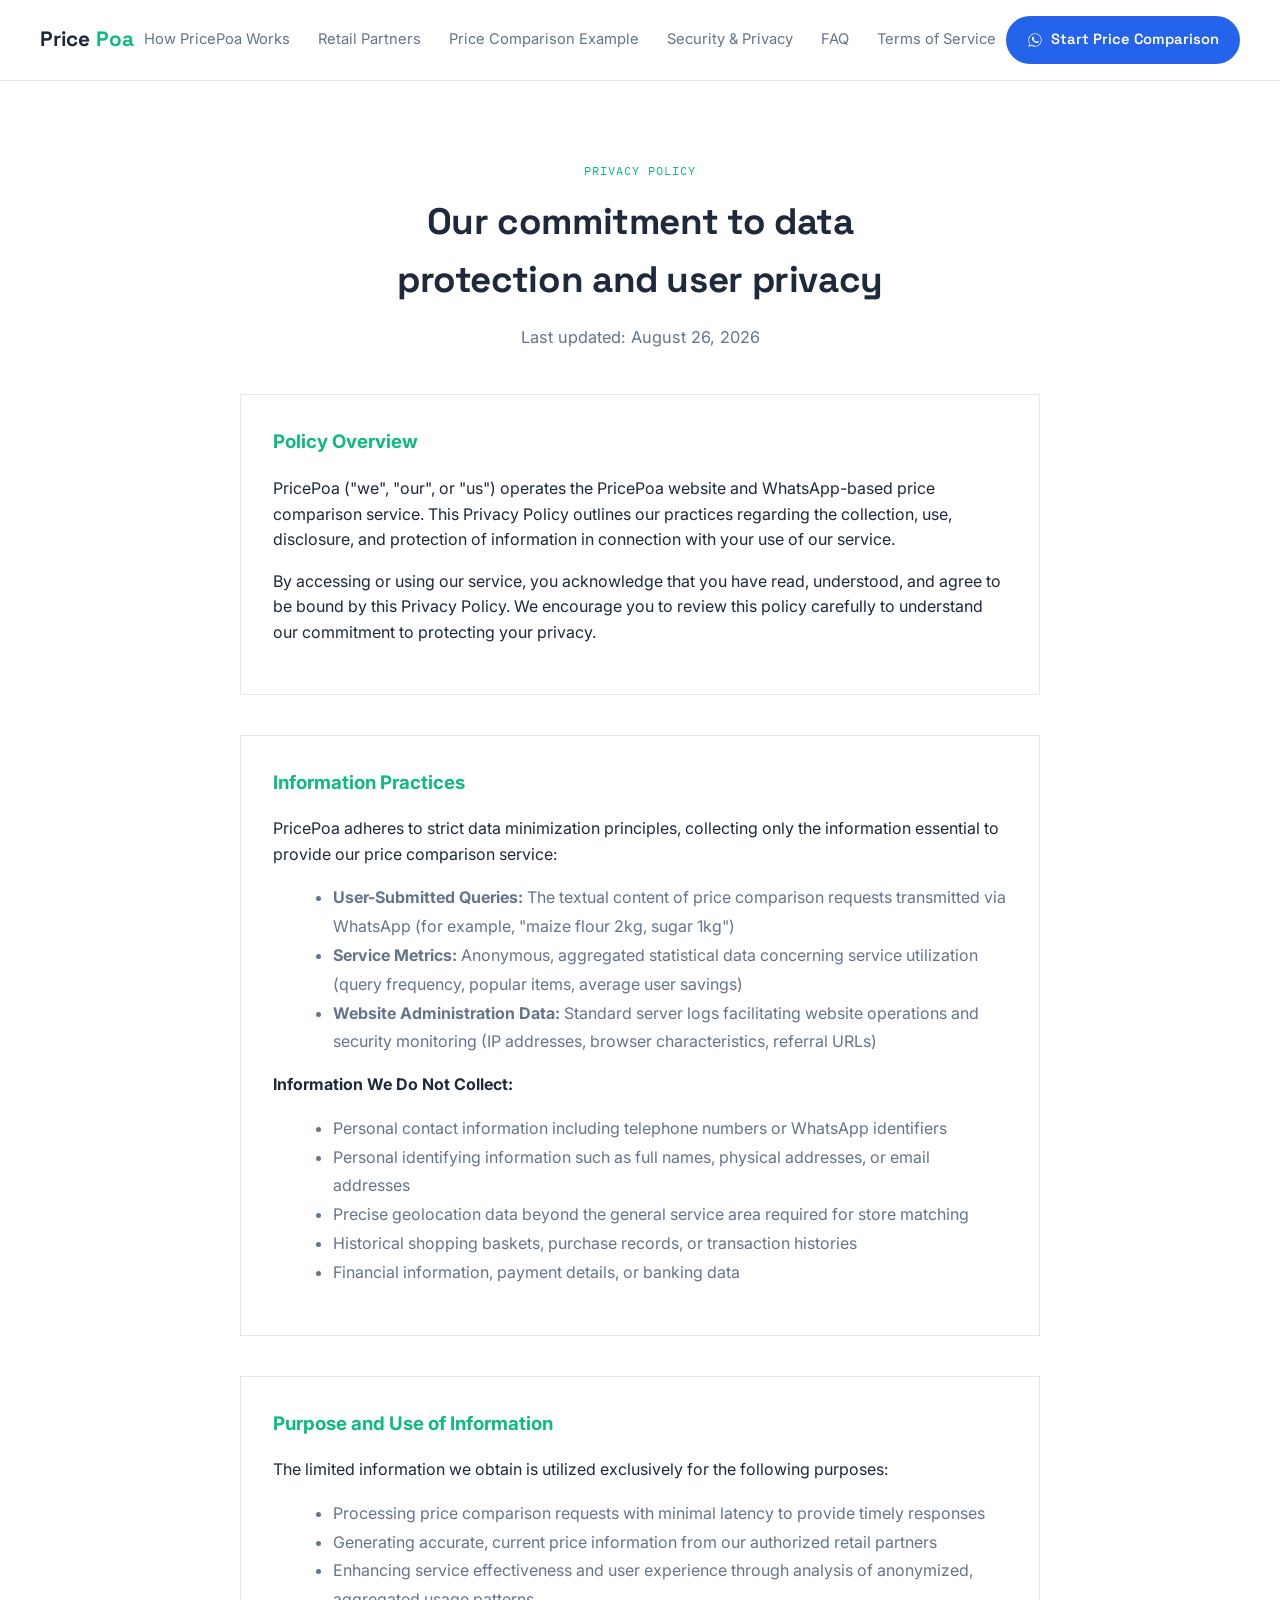
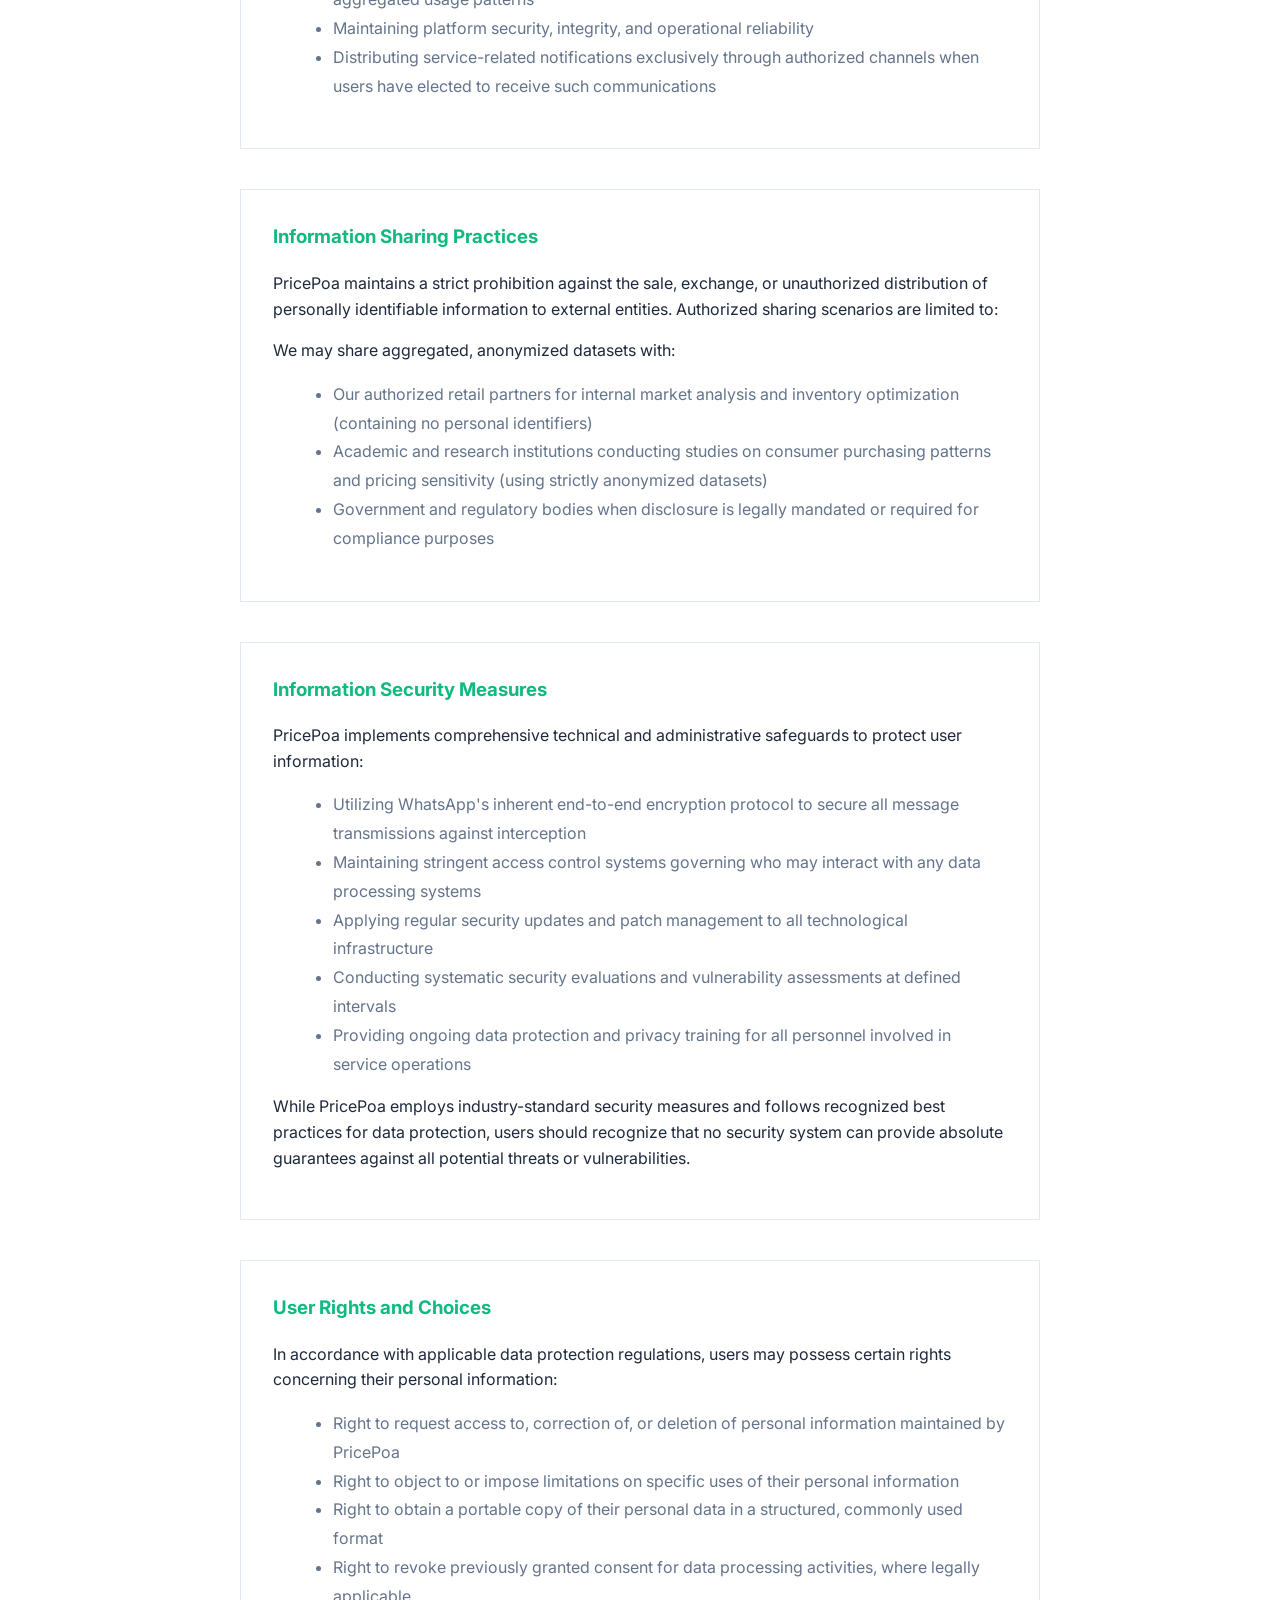
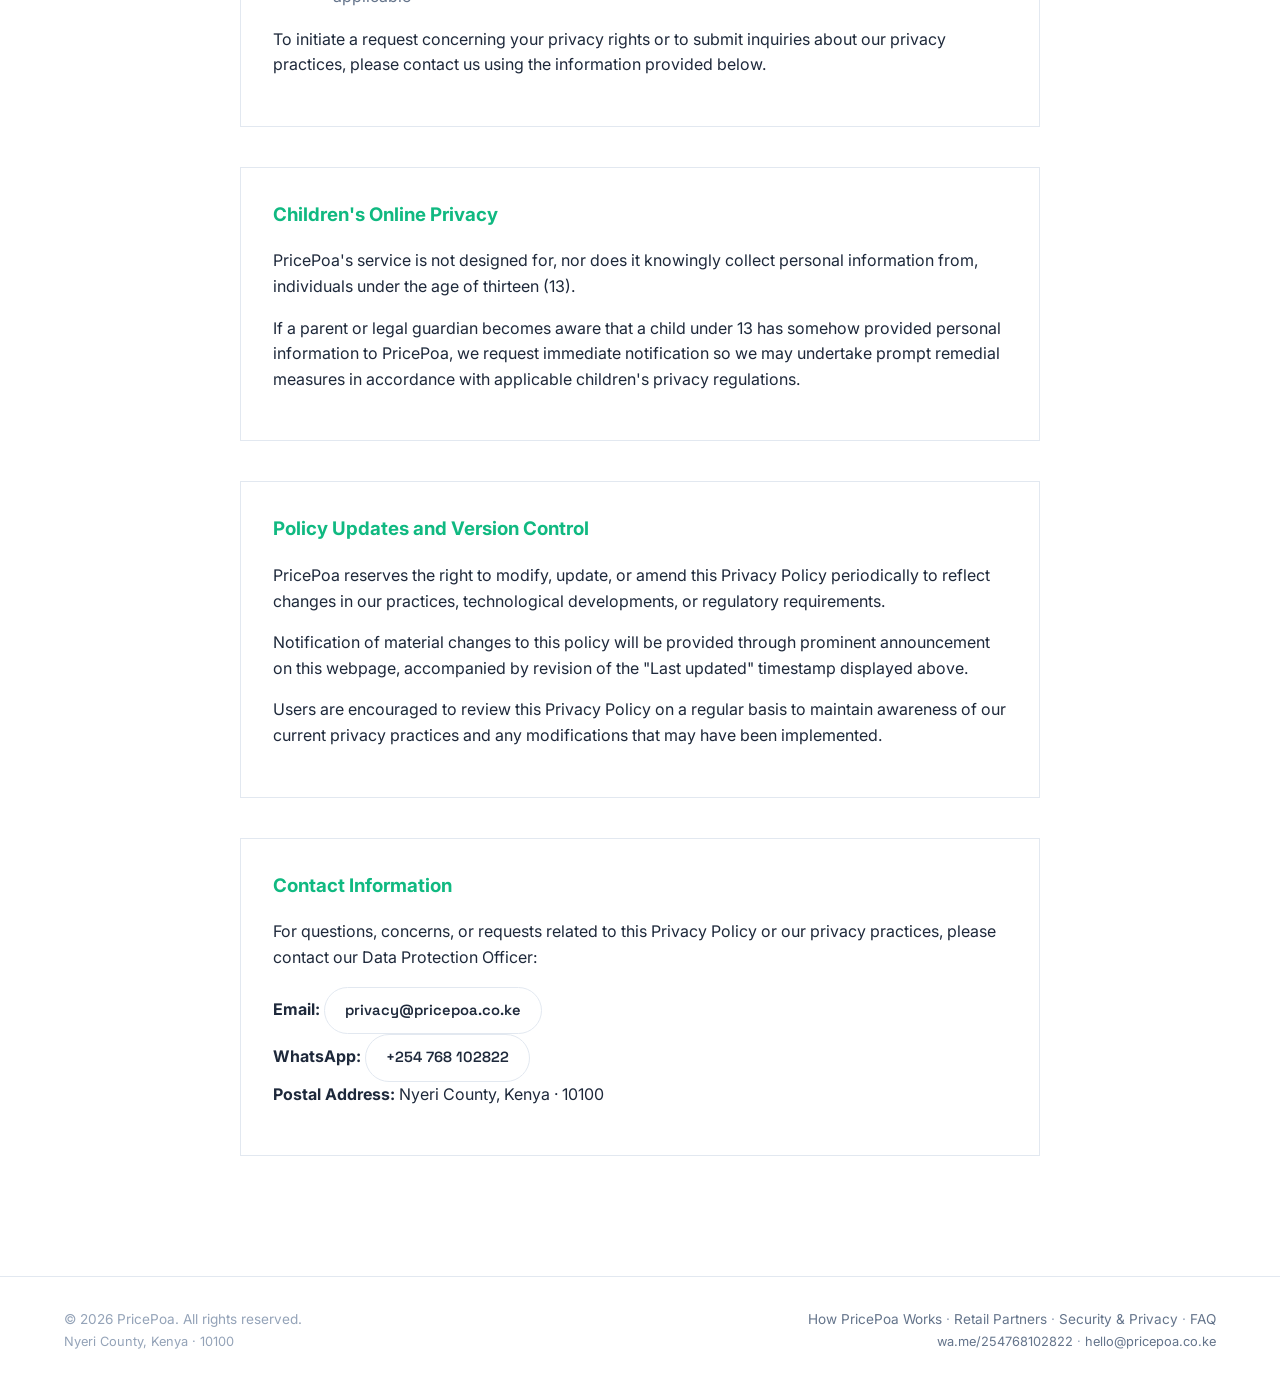
<file: privacy.html>
<!DOCTYPE html>
<html lang="en">
<head>
  <meta charset="UTF-8">
  <meta name="viewport" content="width=device-width, initial-scale=1.0">
  <title>Privacy Policy – PricePoa</title>
  <link rel="preconnect" href="https://fonts.googleapis.com">
  <link rel="preconnect" href="https://fonts.gstatic.com" crossorigin>
  <link href="https://fonts.googleapis.com/css2?family=Space+Grotesk:wght@500;600;700&family=Caveat:wght@600;700&family=Inter:wght@400;500;600&family=IBM+Plex+Mono:wght@400;500;600&display=swap" rel="stylesheet">
  <link rel="stylesheet" href="style.css">
</head>
<body>
  <a href="#main-content" class="skip-link">Skip to main content</a>
  <header>
    <div class="wrap nav">
      <div class="logo">Price<span>Poa</span></div>
      <nav class="nav-links">
        <a href="../index.html#how">How PricePoa Works</a>
        <a href="../index.html#stores">Retail Partners</a>
        <a href="../index.html#receipt">Price Comparison Example</a>
        <a href="../index.html#trust">Security & Privacy</a>
        <a href="../index.html#faq">FAQ</a>
        <a href="../terms.html">Terms of Service</a>
      </nav>
      <a class="btn btn-primary" href="https://wa.me/254768102822?text=Hi%20PricePoa%2C%20I%20want%20to%20compare%20prices" target="_blank" rel="noopener">
        <svg width="16" height="16" viewBox="0 0 24 24" fill="currentColor"><path d="M17.5 14.4c-.3-.1-1.6-.8-1.9-.9-.3-.1-.4-.1-.6.1-.2.3-.7.9-.8 1-.2.2-.3.2-.5.1-.3-.1-1.2-.4-2.2-1.4-.8-.7-1.4-1.6-1.5-1.9-.2-.3 0-.4.1-.6.1-.1.3-.3.4-.5.1-.1.2-.3.2-.4.1-.2 0-.3 0-.4-.1-.1-.6-1.4-.8-1.9-.2-.5-.4-.4-.6-.4h-.5c-.2 0-.4.1-.7.3-.2.3-.9.9-.9 2.1 0 1.2.9 2.4 1 2.6.1.2 1.8 2.8 4.4 3.8.6.3 1.1.4 1.5.5.6.2 1.2.2 1.6.1.5-.1 1.6-.6 1.8-1.3.2-.6.2-1.1.2-1.2-.1-.1-.2-.2-.5-.3z"/><path d="M12 2C6.5 2 2 6.5 2 12c0 1.9.5 3.6 1.5 5.2L2 22l4.9-1.3c1.5.8 3.2 1.3 5.1 1.3 5.5 0 10-4.5 10-10S17.5 2 12 2zm0 18.3c-1.7 0-3.3-.5-4.7-1.3l-.3-.2-3.5.9.9-3.4-.2-.3C3.5 14.5 3 12.8 3 12c0-5 4-9 9-9s9 4 9 9-4 9-9 9.3z"/></svg>
        Start Price Comparison
      </a>
    </div>
  </header>
  <main id="main-content">
    <section style="padding: 80px 0;">
      <div class="wrap">
        <div class="section-head reveal" style="text-align:center;margin:0 auto 44px;">
          <span class="kicker">Privacy Policy</span>
          <h2>Our commitment to data protection and user privacy</h2>
          <p style="margin:0 auto;">Last updated: August 26, 2026</p>
        </div>
        <div class="glass-panel-medium" style="max-width: 800px; margin: 0 auto 40px; padding: 32px;">
          <h3 style="margin-top: 0; color: var(--mango);">Policy Overview</h3>
          <p>PricePoa ("we", "our", or "us") operates the PricePoa website and WhatsApp-based price comparison service. This Privacy Policy outlines our practices regarding the collection, use, disclosure, and protection of information in connection with your use of our service.</p>
          <p>By accessing or using our service, you acknowledge that you have read, understood, and agree to be bound by this Privacy Policy. We encourage you to review this policy carefully to understand our commitment to protecting your privacy.</p>
        </div>
        <div class="glass-panel-medium" style="max-width: 800px; margin: 0 auto 40px; padding: 32px;">
          <h3 style="margin-top: 0; color: var(--mango);">Information Practices</h3>
          <p>PricePoa adheres to strict data minimization principles, collecting only the information essential to provide our price comparison service:</p>
          <ul style="color: var(--chalk-dim); line-height: 1.8; margin-left: 20px;">
            <li><strong>User-Submitted Queries:</strong> The textual content of price comparison requests transmitted via WhatsApp (for example, "maize flour 2kg, sugar 1kg")</li>
            <li><strong>Service Metrics:</strong> Anonymous, aggregated statistical data concerning service utilization (query frequency, popular items, average user savings)</li>
            <li><strong>Website Administration Data:</strong> Standard server logs facilitating website operations and security monitoring (IP addresses, browser characteristics, referral URLs)</li>
          </ul>
          <p><strong>Information We Do Not Collect:</strong></p>
          <ul style="color: var(--chalk-dim); line-height: 1.8; margin-left: 20px;">
            <li>Personal contact information including telephone numbers or WhatsApp identifiers</li>
            <li>Personal identifying information such as full names, physical addresses, or email addresses</li>
            <li>Precise geolocation data beyond the general service area required for store matching</li>
            <li>Historical shopping baskets, purchase records, or transaction histories</li>
            <li>Financial information, payment details, or banking data</li>
          </ul>
        </div>
        <div class="glass-panel-medium" style="max-width: 800px; margin: 0 auto 40px; padding: 32px;">
          <h3 style="margin-top: 0; color: var(--mango);">Purpose and Use of Information</h3>
          <p>The limited information we obtain is utilized exclusively for the following purposes:</p>
          <ul style="color: var(--chalk-dim); line-height: 1.8; margin-left: 20px;">
            <li>Processing price comparison requests with minimal latency to provide timely responses</li>
            <li>Generating accurate, current price information from our authorized retail partners</li>
            <li>Enhancing service effectiveness and user experience through analysis of anonymized, aggregated usage patterns</li>
            <li>Maintaining platform security, integrity, and operational reliability</li>
            <li>Distributing service-related notifications exclusively through authorized channels when users have elected to receive such communications</li>
          </ul>
        </div>
        <div class="glass-panel-medium" style="max-width: 800px; margin: 0 auto 40px; padding: 32px;">
          <h3 style="margin-top: 0; color: var(--mango);">Information Sharing Practices</h3>
          <p>PricePoa maintains a strict prohibition against the sale, exchange, or unauthorized distribution of personally identifiable information to external entities. Authorized sharing scenarios are limited to:</p>
          <p>We may share aggregated, anonymized datasets with:</p>
          <ul style="color: var(--chalk-dim); line-height: 1.8; margin-left: 20px;">
            <li>Our authorized retail partners for internal market analysis and inventory optimization (containing no personal identifiers)</li>
            <li>Academic and research institutions conducting studies on consumer purchasing patterns and pricing sensitivity (using strictly anonymized datasets)</li>
            <li>Government and regulatory bodies when disclosure is legally mandated or required for compliance purposes</li>
          </ul>
        </div>
        <div class="glass-panel-medium" style="max-width: 800px; margin: 0 auto 40px; padding: 32px;">
          <h3 style="margin-top: 0; color: var(--mango);">Information Security Measures</h3>
          <p>PricePoa implements comprehensive technical and administrative safeguards to protect user information:</p>
          <ul style="color: var(--chalk-dim); line-height: 1.8; margin-left: 20px;">
            <li>Utilizing WhatsApp's inherent end-to-end encryption protocol to secure all message transmissions against interception</li>
            <li>Maintaining stringent access control systems governing who may interact with any data processing systems</li>
            <li>Applying regular security updates and patch management to all technological infrastructure</li>
            <li>Conducting systematic security evaluations and vulnerability assessments at defined intervals</li>
            <li>Providing ongoing data protection and privacy training for all personnel involved in service operations</li>
          </ul>
          <p class="security-disclaimer">While PricePoa employs industry-standard security measures and follows recognized best practices for data protection, users should recognize that no security system can provide absolute guarantees against all potential threats or vulnerabilities.</p>
        </div>
        <div class="glass-panel-medium" style="max-width: 800px; margin: 0 auto 40px; padding: 32px;">
          <h3 style="margin-top: 0; color: var(--mango);">User Rights and Choices</h3>
          <p>In accordance with applicable data protection regulations, users may possess certain rights concerning their personal information:</p>
          <ul style="color: var(--chalk-dim); line-height: 1.8; margin-left: 20px;">
            <li>Right to request access to, correction of, or deletion of personal information maintained by PricePoa</li>
            <li>Right to object to or impose limitations on specific uses of their personal information</li>
            <li>Right to obtain a portable copy of their personal data in a structured, commonly used format</li>
            <li>Right to revoke previously granted consent for data processing activities, where legally applicable</li>
          </ul>
          <p>To initiate a request concerning your privacy rights or to submit inquiries about our privacy practices, please contact us using the information provided below.</p>
        </div>
        <div class="glass-panel-medium" style="max-width: 800px; margin: 0 auto 40px; padding: 32px;">
          <h3 style="margin-top: 0; color: var(--mango);">Children's Online Privacy</h3>
          <p>PricePoa's service is not designed for, nor does it knowingly collect personal information from, individuals under the age of thirteen (13).</p>
          <p>If a parent or legal guardian becomes aware that a child under 13 has somehow provided personal information to PricePoa, we request immediate notification so we may undertake prompt remedial measures in accordance with applicable children's privacy regulations.</p>
        </div>
        <div class="glass-panel-medium" style="max-width: 800px; margin: 0 auto 40px; padding: 32px;">
          <h3 style="margin-top: 0; color: var(--mango);">Policy Updates and Version Control</h3>
          <p>PricePoa reserves the right to modify, update, or amend this Privacy Policy periodically to reflect changes in our practices, technological developments, or regulatory requirements.</p>
          <p>Notification of material changes to this policy will be provided through prominent announcement on this webpage, accompanied by revision of the "Last updated" timestamp displayed above.</p>
          <p>Users are encouraged to review this Privacy Policy on a regular basis to maintain awareness of our current privacy practices and any modifications that may have been implemented.</p>
        </div>
        <div class="glass-panel-medium" style="max-width: 800px; margin: 0 auto 40px; padding: 32px;">
          <h3 style="margin-top: 0; color: var(--mango);">Contact Information</h3>
          <p>For questions, concerns, or requests related to this Privacy Policy or our privacy practices, please contact our Data Protection Officer:</p>
          <p>
            <strong>Email:</strong> <a href="mailto:privacy@pricepoa.co.ke" class="btn btn-ghost">privacy@pricepoa.co.ke</a><br>
            <strong>WhatsApp:</strong> <a href="https://wa.me/254768102822?text=Privacy%20inquiry" class="btn btn-ghost">+254 768 102822</a><br>
            <strong>Postal Address:</strong> Nyeri County, Kenya · 10100
          </p>
        </div>
      </div>
    </section>
  </main>
  <footer>
    <div class="wrap" style="display:flex;justify-content:space-between;flex-wrap:wrap;gap:24px;width:100%;">
      <div>
        <span>© 2026 PricePoa. All rights reserved.</span><br>
        <span class="mono" style="font-size:0.8rem;">Nyeri County, Kenya · 10100</span>
      </div>
      <div style="text-align:right;">
        <span><a href="../index.html#how">How PricePoa Works</a> · <a href="../index.html#stores">Retail Partners</a> · <a href="../index.html#trust">Security & Privacy</a> · <a href="../index.html#faq">FAQ</a></span><br>
        <span class="mono" style="font-size:0.8rem;">
          <a href="https://wa.me/254768102822" target="_blank" rel="noopener">wa.me/254768102822</a>
          · <a href="mailto:hello@pricepoa.co.ke">hello@pricepoa.co.ke</a>
        </span>
      </div>
    </div>
  </footer>
  <script src="../script.js"></script>
</body>
</html>
</file>
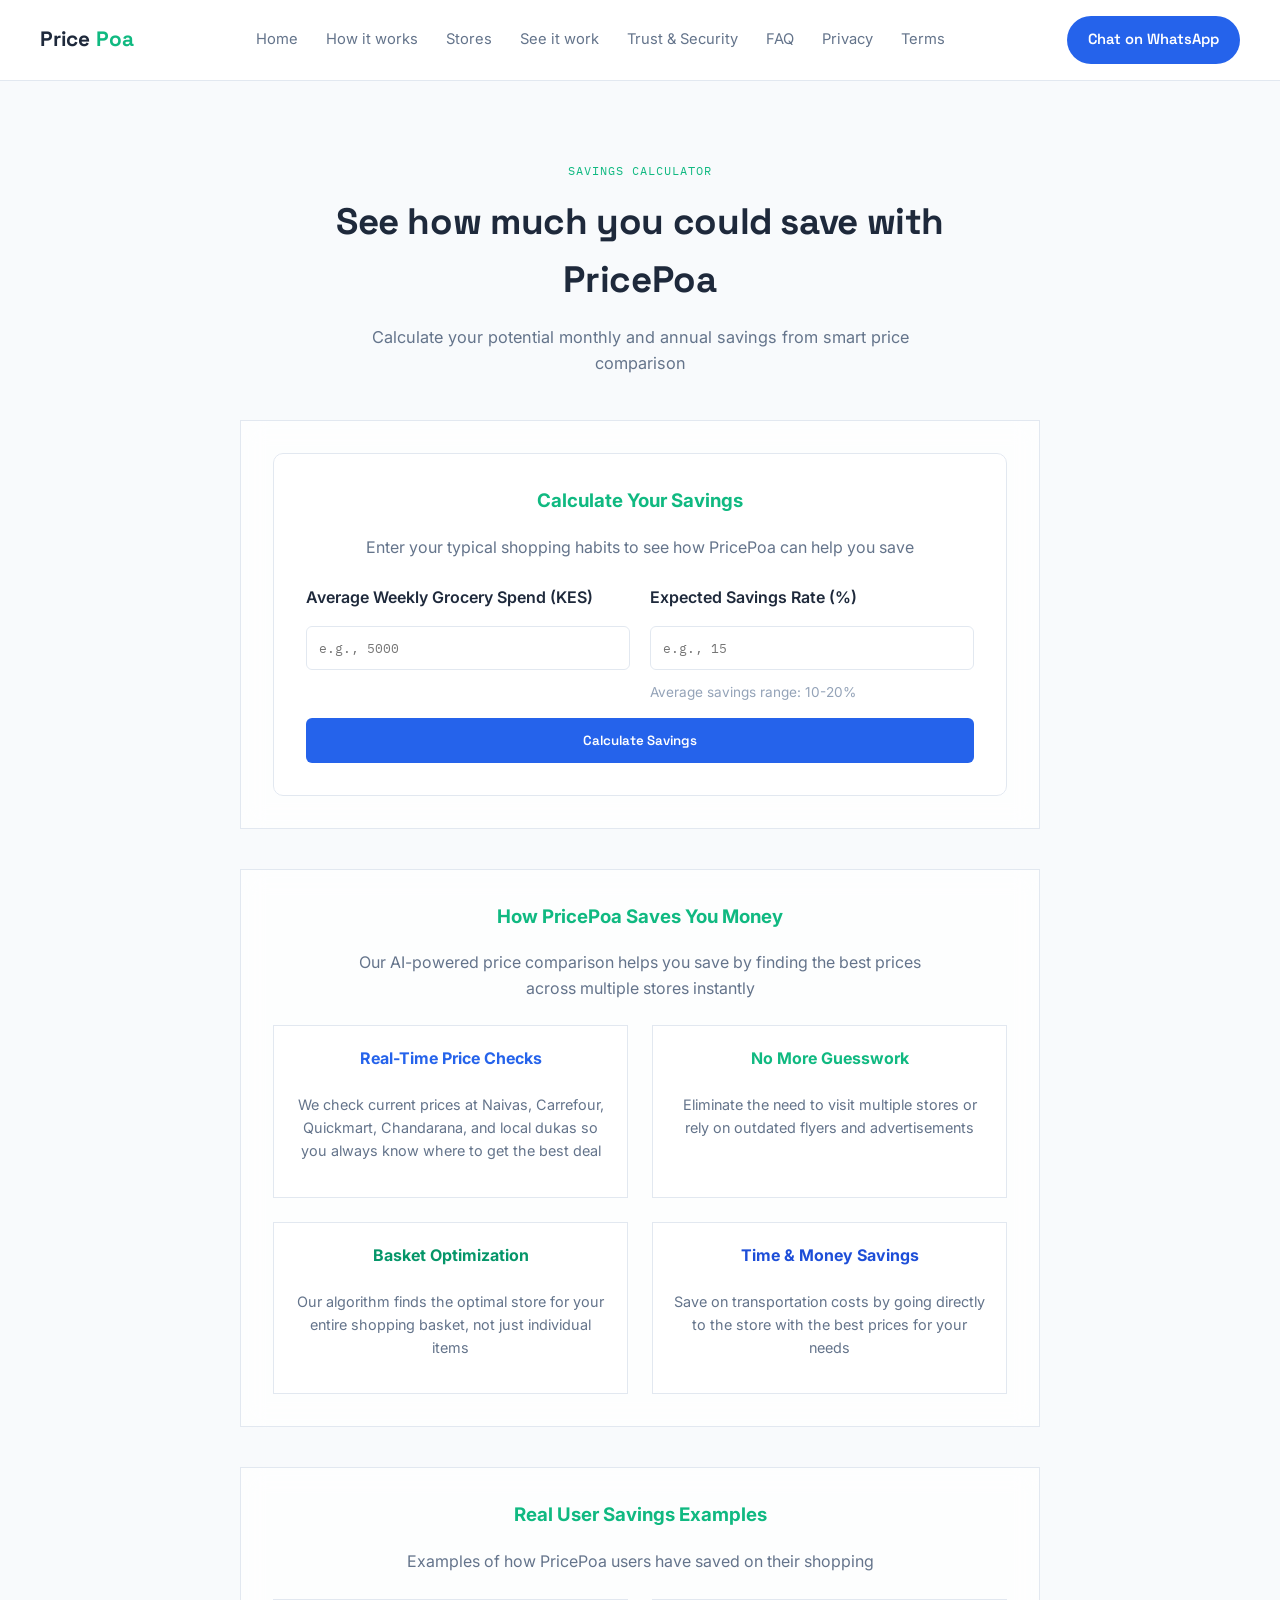
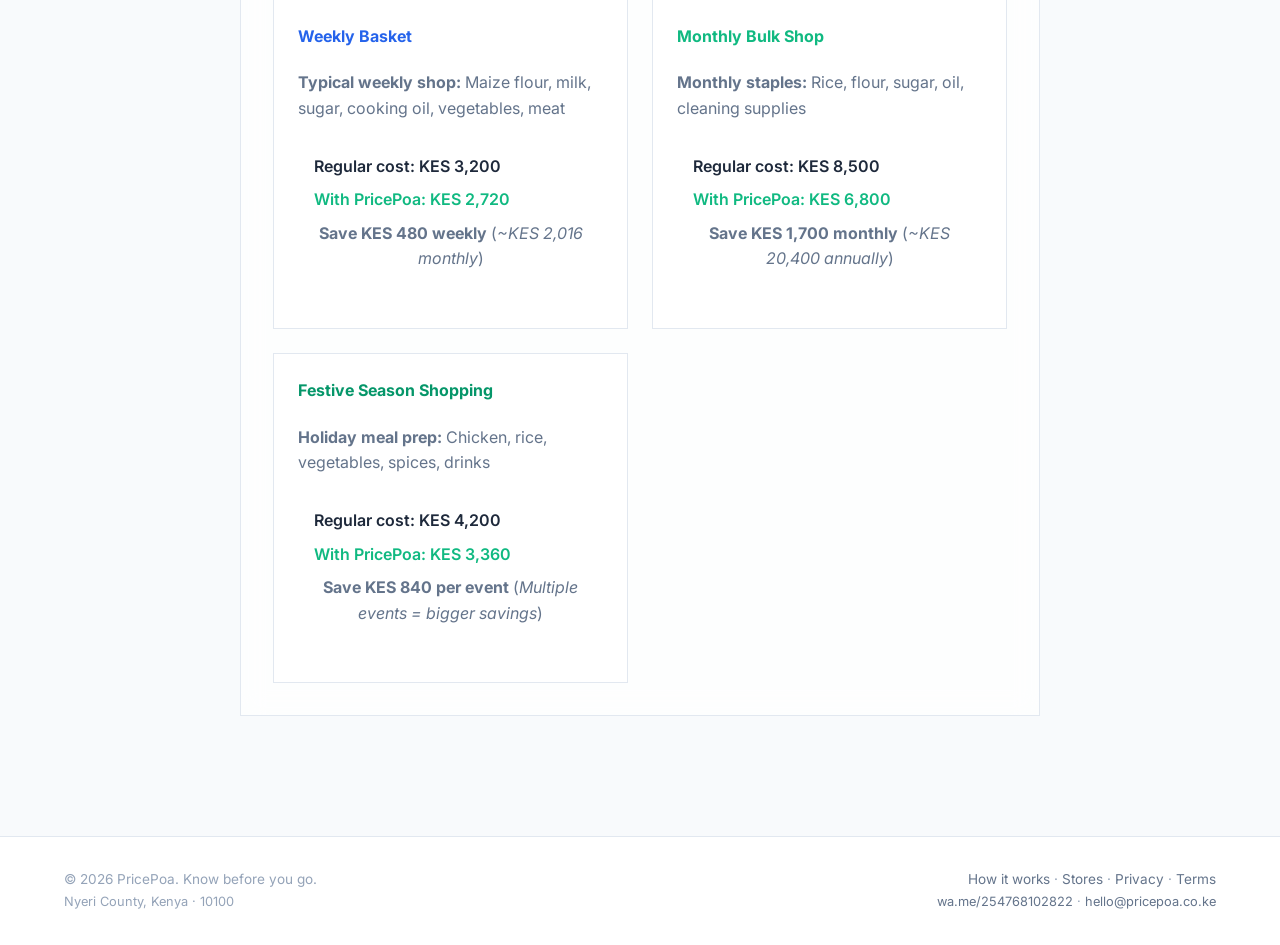
<file: savings-calculator.html>
<!DOCTYPE html>
<html lang="en">
<head>
  <meta charset="UTF-8">
  <meta name="viewport" content="width=device-width, initial-scale=1.0">
  <title>Savings Calculator - PricePoa</title>
  <link rel="preconnect" href="https://fonts.googleapis.com">
  <link rel="preconnect" href="https://fonts.gstatic.com" crossorigin>
  <link href="https://fonts.googleapis.com/css2?family=Space+Grotesk:wght@500;600;700&family=Caveat:wght@600;700&family=Inter:wght@400;500;600&family=IBM+Plex+Mono:wght@400;500;600&display=swap" rel="stylesheet" rel="stylesheet">
  <link rel="stylesheet" href="style.css">
</head>
<body>

  <a href="#main-content" class="skip-link">Skip to main content</a>

  <header>
    <div>
    <div class="wrap nav">
      <div class="logo">Price<span>Poa</span></div>
      <nav class="nav-links">
        <a href="index.html">Home</a>
        <a href="index.html#how">How it works</a>
        <a href="index.html#stores">Stores</a>
        <a href="index.html#receipt">See it work</a>
        <a href="index.html#trust">Trust & Security</a>
        <a href="index.html#faq">FAQ</a>
        <a href="privacy.html">Privacy</a>
        <a href="terms.html">Terms</a>
      </nav>
      <a class="btn btn-primary" href="https://wa.me/254768102822?text=Hi%20PricePoa%2C%20I%20want%20to%20compare%20prices" target="_blank" rel="noopener">
        Chat on WhatsApp
      </a>
    </div>
  </header>

  <main id="main-content">
    <section style="padding: 80px 0; background: var(--ink-2);">
      <div class="wrap">
        <div class="section-head reveal" style="text-align:center;margin:0 auto 44px;">
          <span class="kicker">Savings Calculator</span>
          <h2>See how much you could save with PricePoa</h2>
          <p style="margin:0 auto; max-width: 600px;">Calculate your potential monthly and annual savings from smart price comparison</p>
        </div>

        <div class="glass-panel-medium" style="max-width: 800px; margin: 0 auto 40px; padding: 32px;">
          <div class="savings-calculator">
            <h3 style="margin-top: 0; color: var(--mango); text-align: center;">Calculate Your Savings</h3>
            <p style="color: var(--chalk-dim); text-align: center; margin-bottom: 24px;">
              Enter your typical shopping habits to see how PricePoa can help you save
            </p>

            <div style="display: grid; grid-template-columns: repeat(auto-fit, minmax(250px, 1fr)); gap: 20px;">
              <div>
                <label for="weekly-spend" class="form-label" style="display: block; margin-bottom: 8px; color: var(--chalk); font-weight: 600;">
                  Average Weekly Grocery Spend (KES)
                </label>
                <input type="number" id="weekly-spend" class="calculator-input" placeholder="e.g., 5000" min="0">
              </div>
              <div>
                <label for="savings-rate" class="form-label" style="display: block; margin-bottom: 8px; color: var(--chalk); font-weight: 600;">
                  Expected Savings Rate (%)
                </label>
                <input type="number" id="savings-rate" class="calculator-input" placeholder="e.g., 15" min="0" max="50">
                <p style="color: var(--chalk-faint); font-size: 0.85rem; margin-top: 4px;">
                  Average savings range: 10-20%
                </p>
              </div>
            </div>

            <button class="calculator-btn" id="calculate-btn">
              Calculate Savings
            </button>

            <div class="calculator-result" id="result-section" style="display: none;">
              <h4 style="margin-top: 0; color: var(--mango); text-align: center;">Your Potential Savings</h4>
              <div style="display: grid; grid-template-columns: repeat(auto-fit, minmax(200px, 1fr)); gap: 16px; margin-top: 20px;">
                <div>
                  <div class="stat" style="background: var(--glass-opacity-light);">
                    <div class="num" id="weekly-savings">0</div>
                    <div class="label">Weekly Savings</div>
                  </div>
                </div>
                <div>
                  <div class="stat" style="background: var(--glass-opacity-light);">
                    <div class="num" id="monthly-savings">0</div>
                    <div class="label">Monthly Savings</div>
                  </div>
                </div>
                <div>
                  <div class="stat" style="background: var(--glass-opacity-light);">
                    <div class="num" id="annual-savings">0</div>
                    <div class="label">Annual Savings</div>
                  </div>
                </div>
              </div>
              <p style="color: var(--chalk-dim); text-align: center; margin-top: 20px; font-style: italic;">
                Based on average PricePoa user savings of 10-20% on grocery bills
              </p>
            </div>
          </div>
        </div>

        <!-- How Savings Work -->
        <div class="glass-panel-medium" style="max-width: 800px; margin: 0 auto 40px; padding: 32px;">
          <h3 style="margin-top: 0; color: var(--mango); text-align: center;">How PricePoa Saves You Money</h3>
          <p style="color: var(--chalk-dim); text-align: center; max-width: 600px; margin: 0 auto 24px;">
            Our AI-powered price comparison helps you save by finding the best prices across multiple stores instantly
          </p>

          <div style="display: grid; grid-template-columns: repeat(auto-fit, minmax(260px, 1fr)); gap: 24px; margin-top: 24px;">
            <div class="glass-panel" style="padding: 20px;">
              <h4 style="margin-top: 0; color: var(--whatsapp); text-align: center;">Real-Time Price Checks</h4>
              <p style="color: var(--chalk-dim); text-align: center; font-size: 0.9rem;">
                We check current prices at Naivas, Carrefour, Quickmart, Chandarana, and local dukas so you always know where to get the best deal
              </p>
            </div>

            <div class="glass-panel" style="padding: 20px;">
              <h4 style="margin-top: 0; color: var(--mango); text-align: center;">No More Guesswork</h4>
              <p style="color: var(--chalk-dim); text-align: center; font-size: 0.9rem;">
                Eliminate the need to visit multiple stores or rely on outdated flyers and advertisements
              </p>
            </div>

            <div class="glass-panel" style="padding: 20px;">
              <h4 style="margin-top: 0; color: var(--tomato); text-align: center;">Basket Optimization</h4>
              <p style="color: var(--chalk-dim); text-align: center; font-size: 0.9rem;">
                Our algorithm finds the optimal store for your entire shopping basket, not just individual items
              </p>
            </div>

            <div class="glass-panel" style="padding: 20px;">
              <h4 style="margin-top: 0; color: var(--whatsapp-dim); text-align: center;">Time & Money Savings</h4>
              <p style="color: var(--chalk-dim); text-align: center; font-size: 0.9rem;">
                Save on transportation costs by going directly to the store with the best prices for your needs
              </p>
            </div>
          </div>
        </div>

        <!-- Real User Examples -->
        <div class="glass-panel-medium" style="max-width: 800px; margin: 0 auto 40px; padding: 32px;">
          <h3 style="margin-top: 0; color: var(--mango); text-align: center;">Real User Savings Examples</h3>
          <p style="color: var(--chalk-dim); text-align: center; max-width: 600px; margin: 0 auto 24px;">
            Examples of how PricePoa users have saved on their shopping
          </p>

          <div style="display: grid; grid-template-columns: repeat(auto-fit, minmax(260px, 1fr)); gap: 24px;">
            <div class="glass-panel" style="padding: 24px;">
              <h4 style="margin-top: 0; color: var(--whatsapp);">Weekly Basket</h4>
              <p style="color: var(--chalk-dim); margin-bottom: 16px;">
                <strong>Typical weekly shop:</strong> Maize flour, milk, sugar, cooking oil, vegetables, meat
              </p>
              <div style="background: var(--glass-opacity-light); padding: 16px; border-radius: 6px;">
                <p style="margin: 0 0 8px 0; color: var(--chalk); font-weight: 600;">
                  Regular cost: KES 3,200
                </p>
                <p style="margin: 0; color: var(--mango); font-weight: 600;">
                  With PricePoa: KES 2,720
                </p>
                <p style="color: var(--chalk-dim); text-align: center; margin-top: 8px;">
                  <strong>Save KES 480 weekly</strong> (<em>~KES 2,016 monthly</em>)
                </p>
              </div>
            </div>

            <div class="glass-panel" style="padding: 24px;">
              <h4 style="margin-top: 0; color: var(--mango);">Monthly Bulk Shop</h4>
              <p style="color: var(--chalk-dim); margin-bottom: 16px;">
                <strong>Monthly staples:</strong> Rice, flour, sugar, oil, cleaning supplies
              </p>
              <div style="background: var(--glass-opacity-light); padding: 16px; border-radius: 6px;">
                <p style="margin: 0 0 8px 0; color: var(--chalk); font-weight: 600;">
                  Regular cost: KES 8,500
                </p>
                <p style="margin: 0; color: var(--mango); font-weight: 600;">
                  With PricePoa: KES 6,800
                </p>
                <p style="color: var(--chalk-dim); text-align: center; margin-top: 8px;">
                  <strong>Save KES 1,700 monthly</strong> (<em>~KES 20,400 annually</em>)
                </p>
              </div>
            </div>

            <div class="glass-panel" style="padding: 24px;">
              <h4 style="margin-top: 0; color: var(--tomato);">Festive Season Shopping</h4>
              <p style="color: var(--chalk-dim); margin-bottom: 16px;">
                <strong>Holiday meal prep:</strong> Chicken, rice, vegetables, spices, drinks
              </p>
              <div style="background: var(--glass-opacity-light); padding: 16px; border-radius: 6px;">
                <p style="margin: 0 0 8px 0; color: var(--chalk); font-weight: 600;">
                  Regular cost: KES 4,200
                </p>
                <p style="margin: 0; color: var(--mango); font-weight: 600;">
                  With PricePoa: KES 3,360
                </p>
                <p style="color: var(--chalk-dim); text-align: center; margin-top: 8px;">
                  <strong>Save KES 840 per event</strong> (<em>Multiple events = bigger savings</em>)
                </p>
              </div>
            </div>
          </div>
        </div>
      </div>
    </section>
  </main>

  <footer>
    <div class="wrap" style="display:flex;justify-content:space-between;flex-wrap:wrap;gap:24px;width:100%;">
      <div>
        <span>© 2026 PricePoa. Know before you go.</span><br>
        <span class="mono" style="font-size:0.8rem;">Nyeri County, Kenya · 10100</span>
      </div>
      <div style="text-align:right;">
        <span><a href="index.html#how">How it works</a> · <a href="index.html#stores">Stores</a> · <a href="privacy.html">Privacy</a> · <a href="terms.html">Terms</a></span><br>
        <span class="mono" style="font-size:0.8rem;">
          <a href="https://wa.me/254768102822" target="_blank" rel="noopener">wa.me/254768102822</a>
          · <a href="mailto:hello@pricepoa.co.ke">hello@pricepoa.co.ke</a>
        </span>
      </div>
    </div>
  </footer>

  <script src="script.js"></script>
  <script>
    document.addEventListener('DOMContentLoaded', function() {
      const calculateBtn = document.getElementById('calculate-btn');
      const resultSection = document.getElementById('result-section');
      const weeklySpendInput = document.getElementById('weekly-spend');
      const savingsRateInput = document.getElementById('savings-rate');
      const weeklySavingsEl = document.getElementById('weekly-savings');
      const monthlySavingsEl = document.getElementById('monthly-savings');
      const annualSavingsEl = document.getElementById('annual-savings');

      calculateBtn.addEventListener('click', function() {
        const weeklySpend = parseFloat(weeklySpendInput.value) || 0;
        const savingsRate = parseFloat(savingsRateInput.value) || 0;

        if (weeklySpend <= 0 || savingsRate <= 0) {
          alert('Please enter valid numbers for both fields');
          return;
        }

        const weeklySavings = (weeklySpend * savingsRate) / 100;
        const monthlySavings = weeklySavings * 4.33; // Average weeks per month
        const annualSavings = weeklySavings * 52;

        weeklySavingsEl.textContent = Math.round(weeklySavings).toLocaleString();
        monthlySavingsEl.textContent = Math.round(monthlySavings).toLocaleString();
        annualSavingsEl.textContent = Math.round(annualSavings).toLocaleString();

        resultSection.style.display = 'block';
      });
    });
  </script>
</body>
</html>
</file>
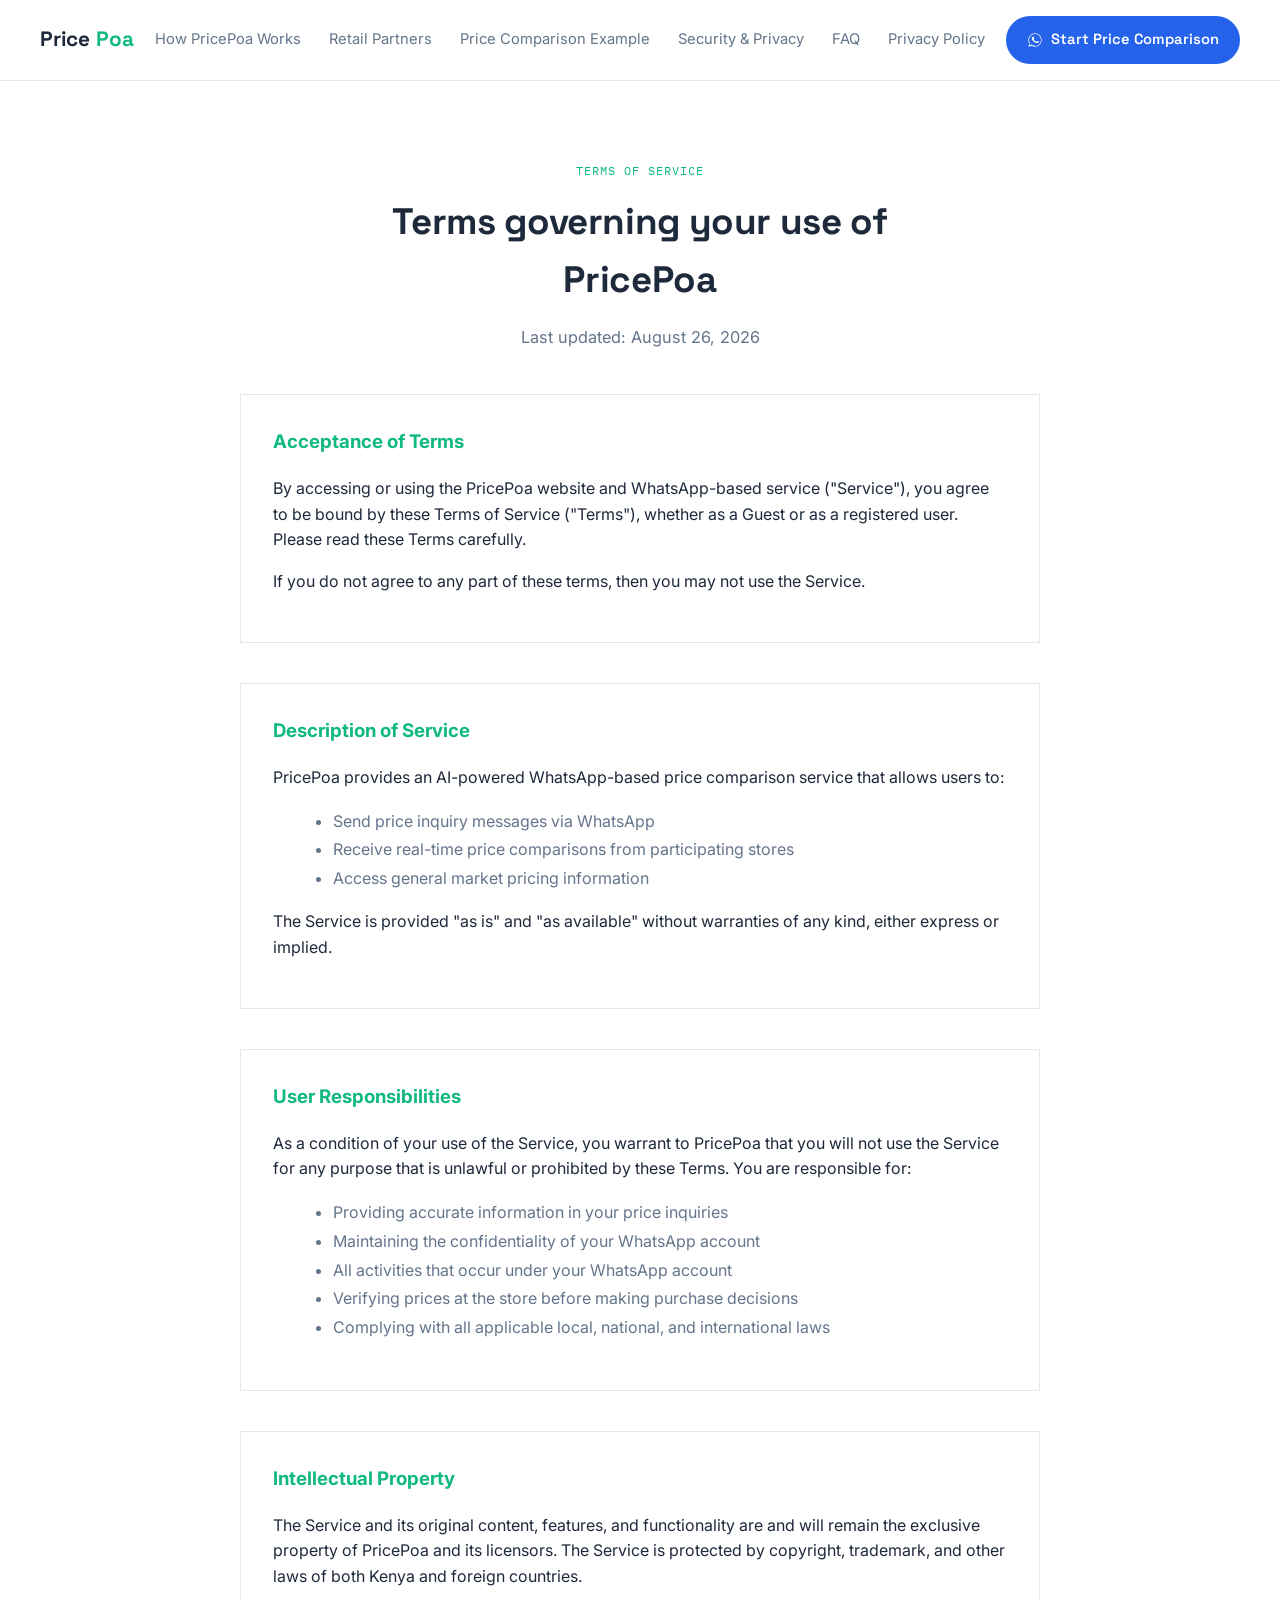
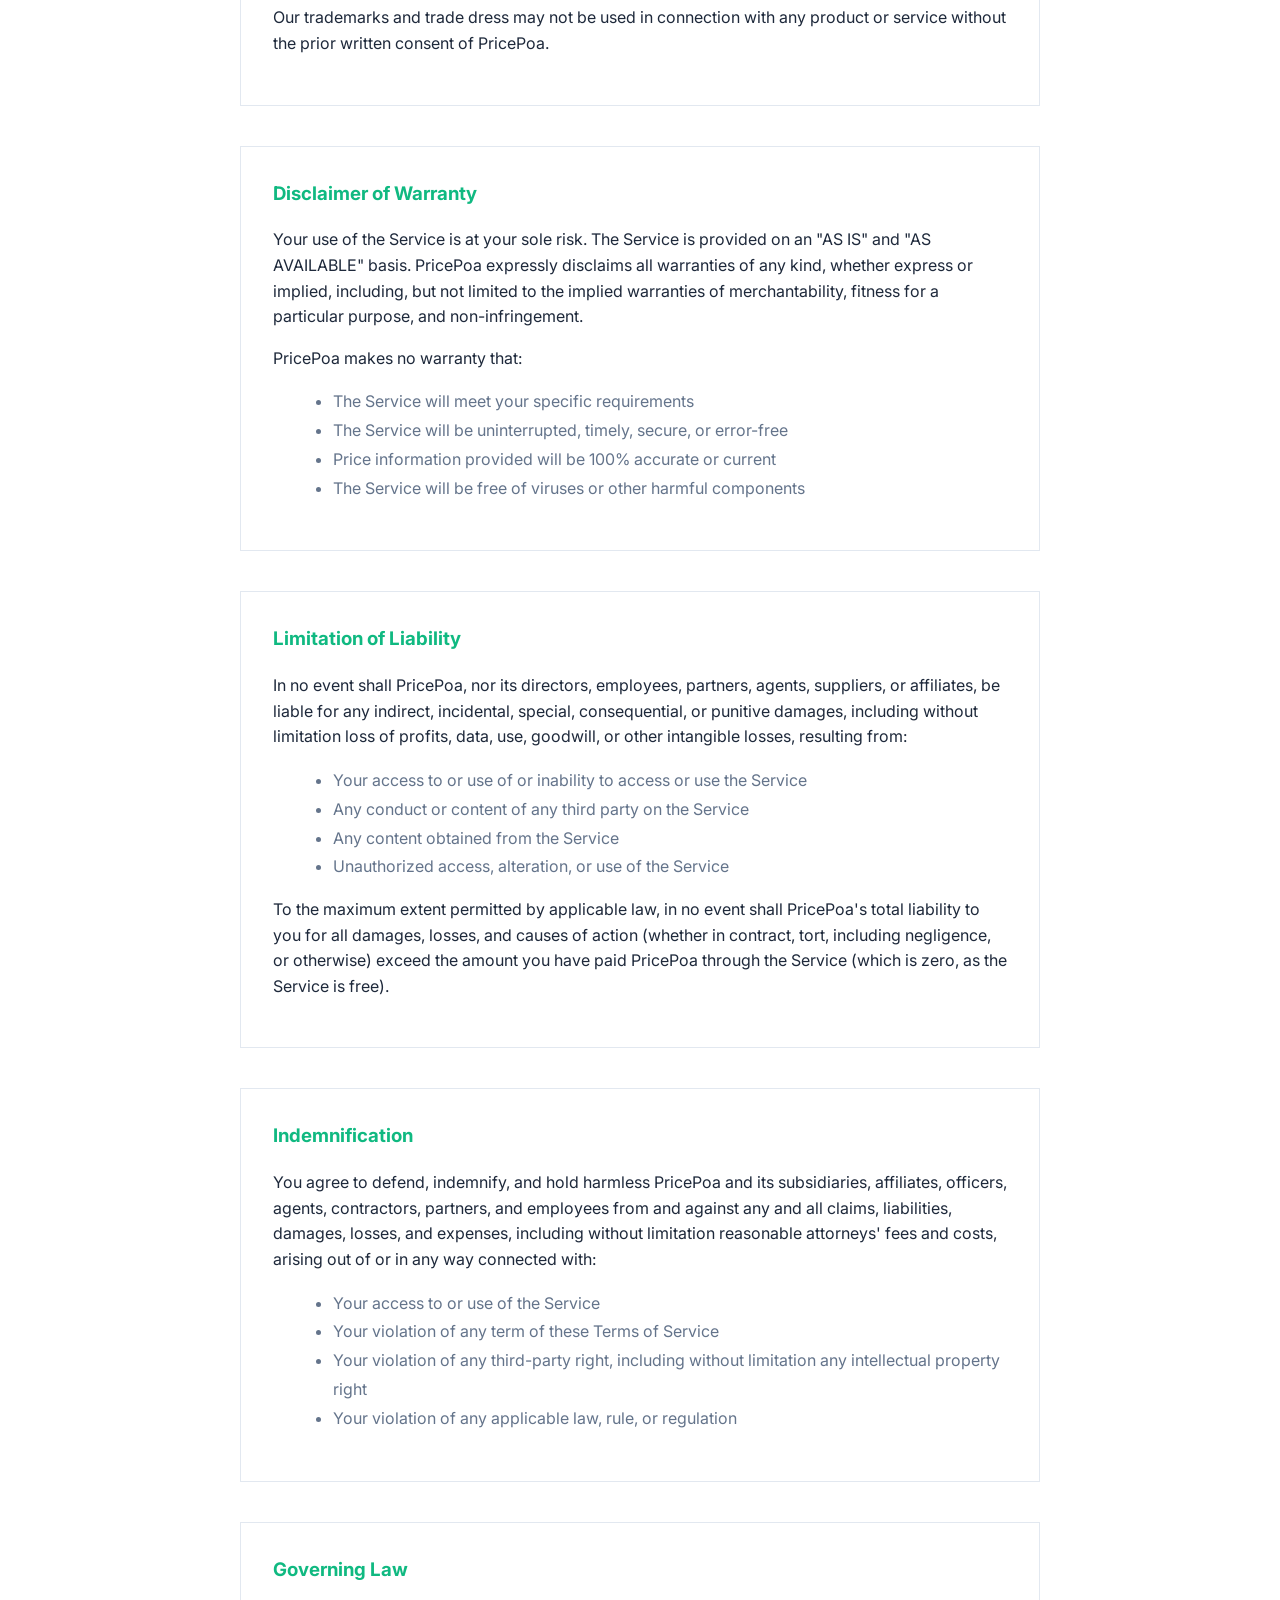
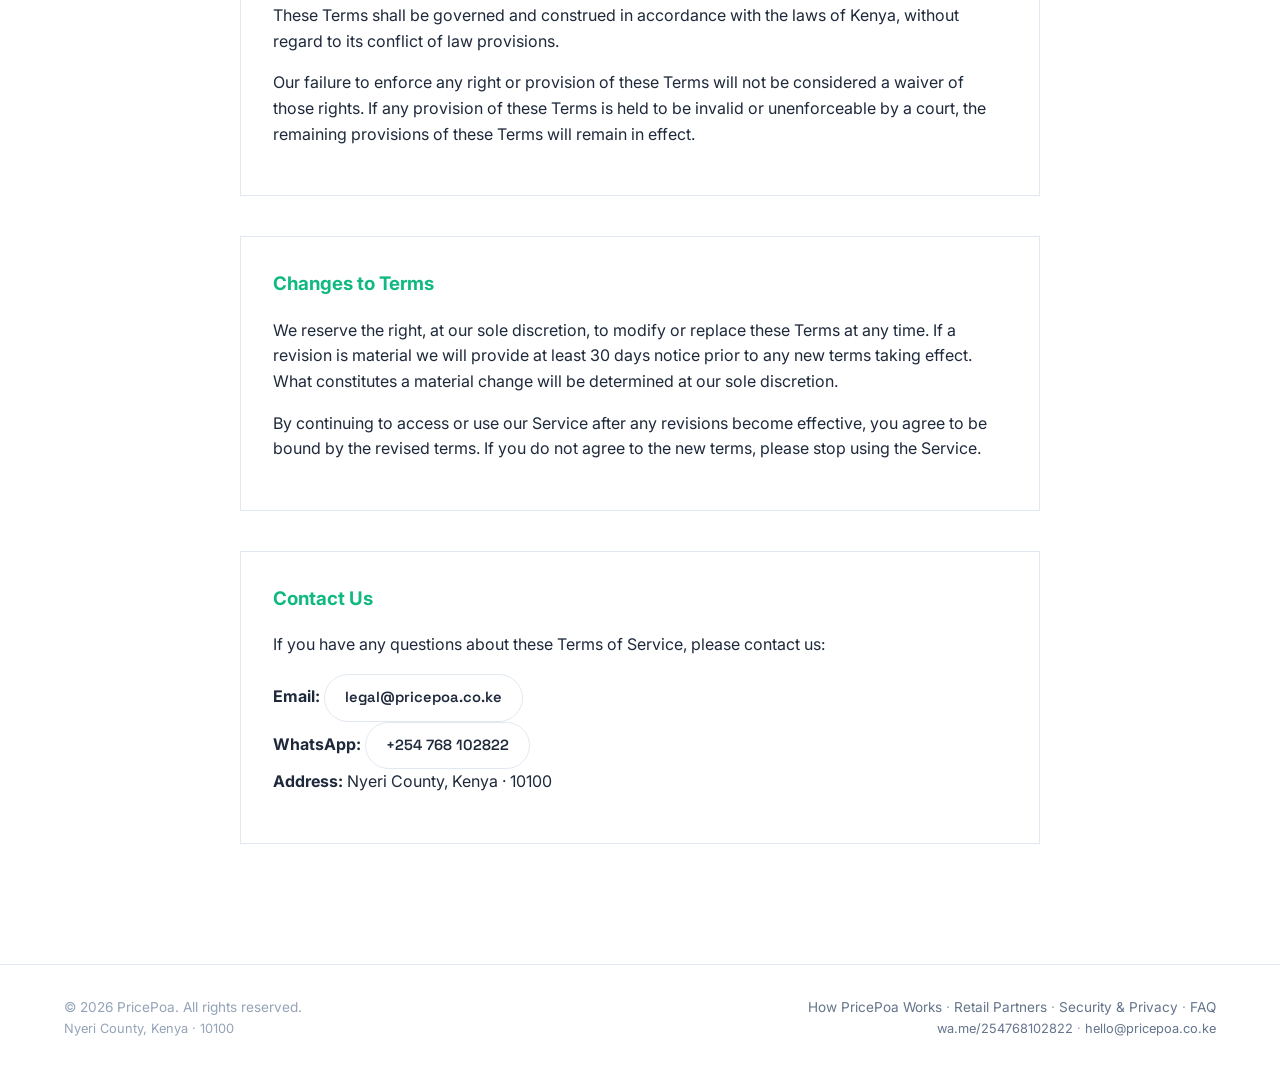
<file: terms.html>
<!DOCTYPE html>
<html lang="en">
<head>
  <meta charset="UTF-8">
  <meta name="viewport" content="width=device-width, initial-scale=1.0">
  <title>Terms of Service – PricePoa</title>
  <link rel="preconnect" href="https://fonts.googleapis.com">
  <link rel="preconnect" href="https://fonts.gstatic.com" crossorigin>
  <link href="https://fonts.googleapis.com/css2?family=Space+Grotesk:wght@500;600;700&family=Caveat:wght@600;700&family=Inter:wght@400;500;600&family=IBM+Plex+Mono:wght@400;500;600&display=swap" rel="stylesheet">
  <link rel="stylesheet" href="style.css">
</head>
<body>
  <a href="#main-content" class="skip-link">Skip to main content</a>
  <header>
    <div class="wrap nav">
      <div class="logo">Price<span>Poa</span></div>
      <nav class="nav-links">
        <a href="../index.html#how">How PricePoa Works</a>
        <a href="../index.html#stores">Retail Partners</a>
        <a href="../index.html#receipt">Price Comparison Example</a>
        <a href="../index.html#trust">Security & Privacy</a>
        <a href="../index.html#faq">FAQ</a>
        <a href="../privacy.html">Privacy Policy</a>
      </nav>
      <a class="btn btn-primary" href="https://wa.me/254768102822?text=Hi%20PricePoa%2C%20I%20want%20to%20compare%20prices" target="_blank" rel="noopener">
        <svg width="16" height="16" viewBox="0 0 24 24" fill="currentColor"><path d="M17.5 14.4c-.3-.1-1.6-.8-1.9-.9-.3-.1-.4-.1-.6.1-.2.3-.7.9-.8 1-.2.2-.3.2-.5.1-.3-.1-1.2-.4-2.2-1.4-.8-.7-1.4-1.6-1.5-1.9-.2-.3 0-.4.1-.6.1-.1.3-.3.4-.5.1-.1.2-.3.2-.4.1-.2 0-.3 0-.4-.1-.1-.6-1.4-.8-1.9-.2-.5-.4-.4-.6-.4h-.5c-.2 0-.4.1-.7.3-.2.3-.9.9-.9 2.1 0 1.2.9 2.4 1 2.6.1.2 1.8 2.8 4.4 3.8.6.3 1.1.4 1.5.5.6.2 1.2.2 1.6.1.5-.1 1.6-.6 1.8-1.3.2-.6.2-1.1.2-1.2-.1-.1-.2-.2-.5-.3z"/><path d="M12 2C6.5 2 2 6.5 2 12c0 1.9.5 3.6 1.5 5.2L2 22l4.9-1.3c1.5.8 3.2 1.3 5.1 1.3 5.5 0 10-4.5 10-10S17.5 2 12 2zm0 18.3c-1.7 0-3.3-.5-4.7-1.3l-.3-.2-3.5.9.9-3.4-.2-.3C3.5 14.5 3 12.8 3 12c0-5 4-9 9-9s9 4 9 9-4 9-9 9.3z"/></svg>
        Start Price Comparison
      </a>
    </div>
  </header>
  <main id="main-content">
    <section style="padding: 80px 0;">
      <div class="wrap">
        <div class="section-head reveal" style="text-align:center;margin:0 auto 44px;">
          <span class="kicker">Terms of Service</span>
          <h2>Terms governing your use of PricePoa</h2>
          <p style="margin:0 auto;">Last updated: August 26, 2026</p>
        </div>

        <div class="glass-panel-medium" style="max-width: 800px; margin: 0 auto 40px; padding: 32px;">
          <h3 style="margin-top: 0; color: var(--mango);">Acceptance of Terms</h3>
          <p>By accessing or using the PricePoa website and WhatsApp-based service ("Service"), you agree to be bound by these Terms of Service ("Terms"), whether as a Guest or as a registered user. Please read these Terms carefully.</p>
          <p>If you do not agree to any part of these terms, then you may not use the Service.</p>
        </div>

        <div class="glass-panel-medium" style="max-width: 800px; margin: 0 auto 40px; padding: 32px;">
          <h3 style="margin-top: 0; color: var(--mango);">Description of Service</h3>
          <p>PricePoa provides an AI-powered WhatsApp-based price comparison service that allows users to:</p>
          <ul style="color: var(--chalk-dim); line-height: 1.8; margin-left: 20px;">
            <li>Send price inquiry messages via WhatsApp</li>
            <li>Receive real-time price comparisons from participating stores</li>
            <li>Access general market pricing information</li>
          </ul>
          <p>The Service is provided "as is" and "as available" without warranties of any kind, either express or implied.</p>
        </div>

        <div class="glass-panel-medium" style="max-width: 800px; margin: 0 auto 40px; padding: 32px;">
          <h3 style="margin-top: 0; color: var(--mango);">User Responsibilities</h3>
          <p>As a condition of your use of the Service, you warrant to PricePoa that you will not use the Service for any purpose that is unlawful or prohibited by these Terms. You are responsible for:</p>
          <ul style="color: var(--chalk-dim); line-height: 1.8; margin-left: 20px;">
            <li>Providing accurate information in your price inquiries</li>
            <li>Maintaining the confidentiality of your WhatsApp account</li>
            <li>All activities that occur under your WhatsApp account</li>
            <li>Verifying prices at the store before making purchase decisions</li>
            <li>Complying with all applicable local, national, and international laws</li>
          </ul>
        </div>

        <div class="glass-panel-medium" style="max-width: 800px; margin: 0 auto 40px; padding: 32px;">
          <h3 style="margin-top: 0; color: var(--mango);">Intellectual Property</h3>
          <p>The Service and its original content, features, and functionality are and will remain the exclusive property of PricePoa and its licensors. The Service is protected by copyright, trademark, and other laws of both Kenya and foreign countries.</p>
          <p>Our trademarks and trade dress may not be used in connection with any product or service without the prior written consent of PricePoa.</p>
        </div>

        <div class="glass-panel-medium" style="max-width: 800px; margin: 0 auto 40px; padding: 32px;">
          <h3 style="margin-top: 0; color: var(--mango);">Disclaimer of Warranty</h3>
          <p>Your use of the Service is at your sole risk. The Service is provided on an "AS IS" and "AS AVAILABLE" basis. PricePoa expressly disclaims all warranties of any kind, whether express or implied, including, but not limited to the implied warranties of merchantability, fitness for a particular purpose, and non-infringement.</p>
          <p>PricePoa makes no warranty that:</p>
          <ul style="color: var(--chalk-dim); line-height: 1.8; margin-left: 20px;">
            <li>The Service will meet your specific requirements</li>
            <li>The Service will be uninterrupted, timely, secure, or error-free</li>
            <li>Price information provided will be 100% accurate or current</li>
            <li>The Service will be free of viruses or other harmful components</li>
          </ul>
        </div>

        <div class="glass-panel-medium" style="max-width: 800px; margin: 0 auto 40px; padding: 32px;">
          <h3 style="margin-top: 0; color: var(--mango);">Limitation of Liability</h3>
          <p>In no event shall PricePoa, nor its directors, employees, partners, agents, suppliers, or affiliates, be liable for any indirect, incidental, special, consequential, or punitive damages, including without limitation loss of profits, data, use, goodwill, or other intangible losses, resulting from:</p>
          <ul style="color: var(--chalk-dim); line-height: 1.8; margin-left: 20px;">
            <li>Your access to or use of or inability to access or use the Service</li>
            <li>Any conduct or content of any third party on the Service</li>
            <li>Any content obtained from the Service</li>
            <li>Unauthorized access, alteration, or use of the Service</li>
          </ul>
          <p>To the maximum extent permitted by applicable law, in no event shall PricePoa's total liability to you for all damages, losses, and causes of action (whether in contract, tort, including negligence, or otherwise) exceed the amount you have paid PricePoa through the Service (which is zero, as the Service is free).</p>
        </div>

        <div class="glass-panel-medium" style="max-width: 800px; margin: 0 auto 40px; padding: 32px;">
          <h3 style="margin-top: 0; color: var(--mango);">Indemnification</h3>
          <p>You agree to defend, indemnify, and hold harmless PricePoa and its subsidiaries, affiliates, officers, agents, contractors, partners, and employees from and against any and all claims, liabilities, damages, losses, and expenses, including without limitation reasonable attorneys' fees and costs, arising out of or in any way connected with:</p>
          <ul style="color: var(--chalk-dim); line-height: 1.8; margin-left: 20px;">
            <li>Your access to or use of the Service</li>
            <li>Your violation of any term of these Terms of Service</li>
            <li>Your violation of any third-party right, including without limitation any intellectual property right</li>
            <li>Your violation of any applicable law, rule, or regulation</li>
          </ul>
        </div>

        <div class="glass-panel-medium" style="max-width: 800px; margin: 0 auto 40px; padding: 32px;">
          <h3 style="margin-top: 0; color: var(--mango);">Governing Law</h3>
          <p>These Terms shall be governed and construed in accordance with the laws of Kenya, without regard to its conflict of law provisions.</p>
          <p>Our failure to enforce any right or provision of these Terms will not be considered a waiver of those rights. If any provision of these Terms is held to be invalid or unenforceable by a court, the remaining provisions of these Terms will remain in effect.</p>
        </div>

        <div class="glass-panel-medium" style="max-width: 800px; margin: 0 auto 40px; padding: 32px;">
          <h3 style="margin-top: 0; color: var(--mango);">Changes to Terms</h3>
          <p>We reserve the right, at our sole discretion, to modify or replace these Terms at any time. If a revision is material we will provide at least 30 days notice prior to any new terms taking effect. What constitutes a material change will be determined at our sole discretion.</p>
          <p>By continuing to access or use our Service after any revisions become effective, you agree to be bound by the revised terms. If you do not agree to the new terms, please stop using the Service.</p>
        </div>

        <div class="glass-panel-medium" style="max-width: 800px; margin: 0 auto 40px; padding: 32px;">
          <h3 style="margin-top: 0; color: var(--mango);">Contact Us</h3>
          <p>If you have any questions about these Terms of Service, please contact us:</p>
          <p>
            <strong>Email:</strong> <a href="mailto:legal@pricepoa.co.ke" class="btn btn-ghost">legal@pricepoa.co.ke</a><br>
            <strong>WhatsApp:</strong> <a href="https://wa.me/254768102822?text=Terms%20inquiry" class="btn btn-ghost">+254 768 102822</a><br>
            <strong>Address:</strong> Nyeri County, Kenya · 10100
          </p>
        </div>
      </div>
    </section>
  </main>
  <footer>
    <div class="wrap" style="display:flex;justify-content:space-between;flex-wrap:wrap;gap:24px;width:100%;">
      <div>
        <span>© 2026 PricePoa. All rights reserved.</span><br>
        <span class="mono" style="font-size:0.8rem;">Nyeri County, Kenya · 10100</span>
      </div>
      <div style="text-align:right;">
        <span><a href="../index.html#how">How PricePoa Works</a> · <a href="../index.html#stores">Retail Partners</a> · <a href="../index.html#trust">Security & Privacy</a> · <a href="../index.html#faq">FAQ</a></span><br>
        <span class="mono" style="font-size:0.8rem;">
          <a href="https://wa.me/254768102822" target="_blank" rel="noopener">wa.me/254768102822</a>
          · <a href="mailto:hello@pricepoa.co.ke">hello@pricepoa.co.ke</a>
        </span>
      </div>
    </div>
  </footer>
  <script src="../script.js"></script>
</body>
</html>
</file>
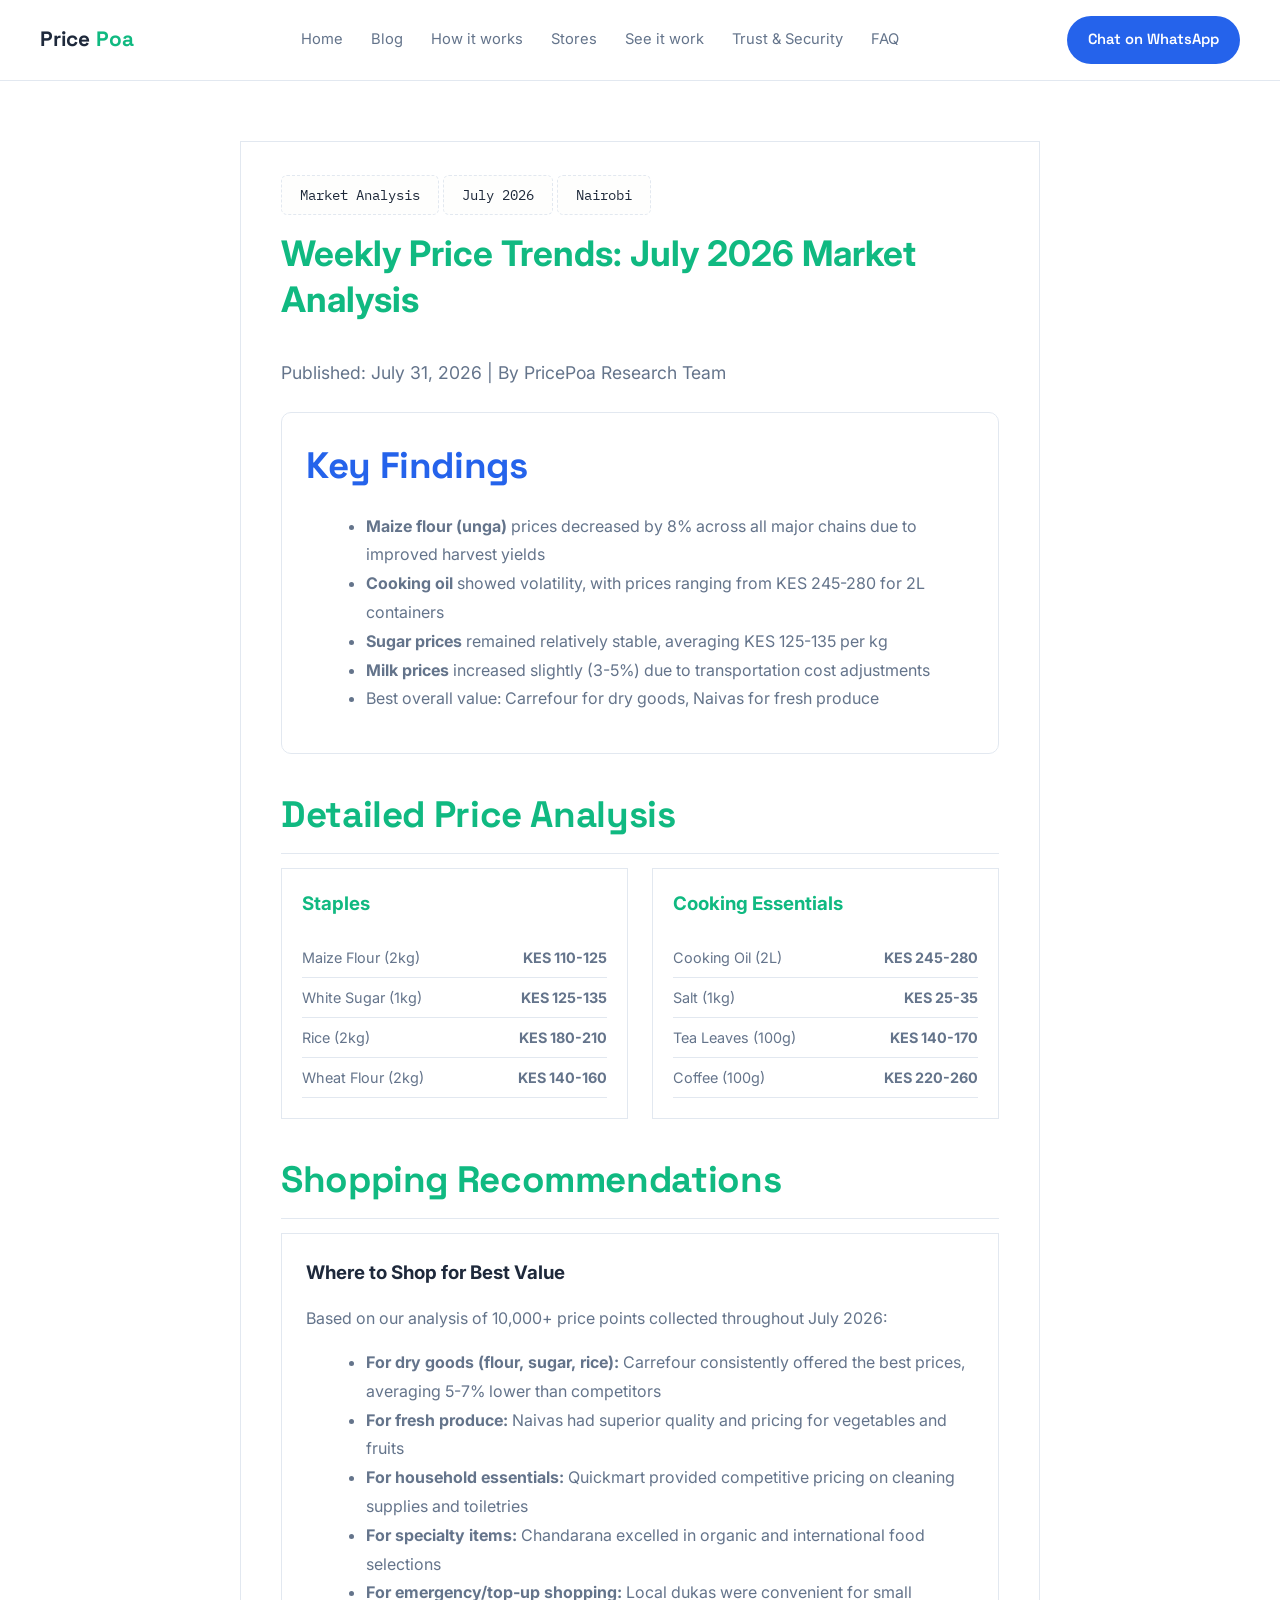
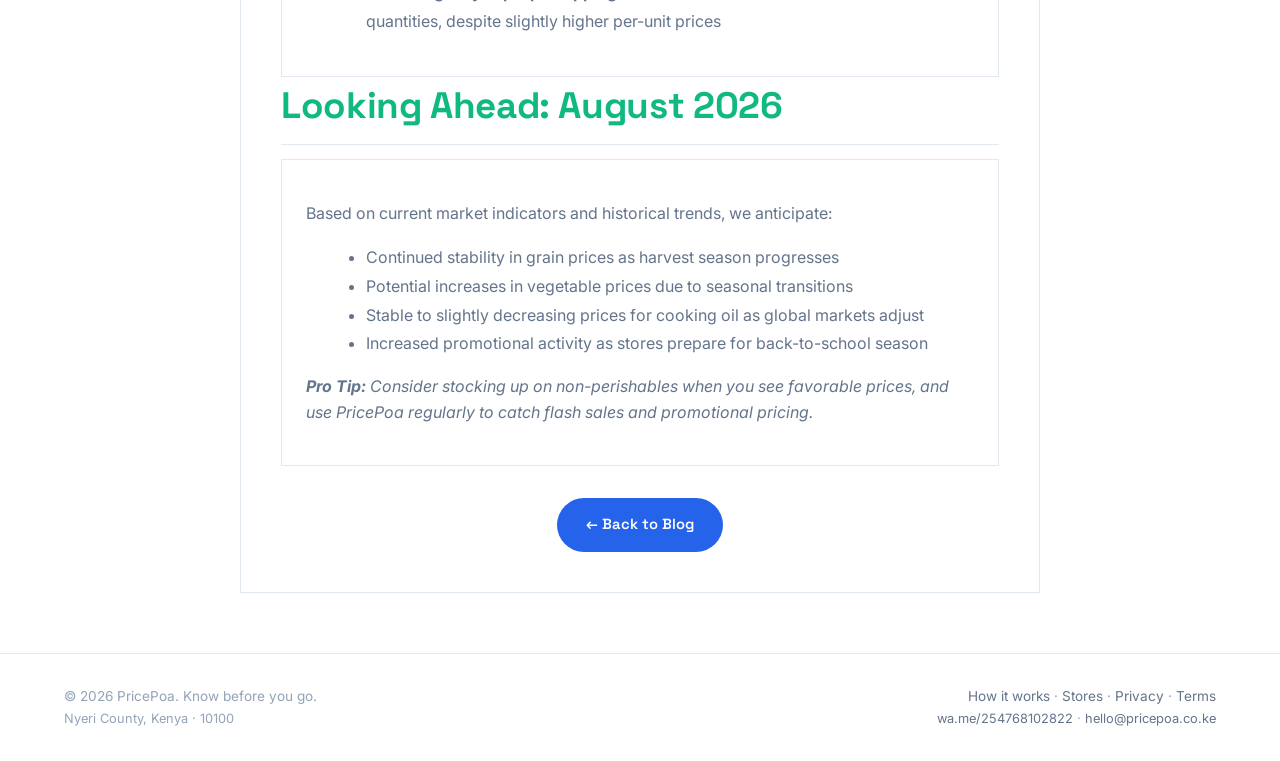
<file: blog/weekly-price-trends-july-2026.html>
<!DOCTYPE html>
<html lang="en">
<head>
  <meta charset="UTF-8">
  <meta name="viewport" content="width=device-width, initial-scale=1.0">
  <title>Weekly Price Trends: July 2026 Market Analysis - PricePoa Blog</title>
  <link rel="preconnect" href="https://fonts.googleapis.com">
  <link rel="preconnect" href="https://fonts.gstatic.com" crossorigin>
  <link href="https://fonts.googleapis.com/css2?family=Space+Grotesk:wght@500;600;700&family=Caveat:wght@600;700&family=Inter:wght@400;500;600&family=IBM+Plex+Mono:wght@400;500;600&display=swap" rel="stylesheet">
  <link rel="stylesheet" href="../style.css">
  <meta name="description" content="Analysis of July 2026 price trends across Nairobi supermarkets. Discover which items saw price changes and the best shopping strategies.">
</head>
<body>

  <a>

  <a href="#main-content" class="skip-link">Skip to main content</a>

  <header>
    <div class="wrap nav">
      <div class="logo">Price<span>Poa</span></div>
      <nav class="nav-links">
        <a href="../index.html">Home</a>
        <a href="index.html">Blog</a>
        <a href="../index.html#how">How it works</a>
        <a href="../index.html#stores">Stores</a>
        <a href="../index.html#receipt">See it work</a>
        <a href="../index.html#trust">Trust & Security</a>
        <a href="../index.html#faq">FAQ</a>
      </nav>
      <a class="btn btn-primary" href="https://wa.me/254768102822?text=Hi%20PricePoa%2C%20I%20want%20to%20compare%20prices" target="_blank" rel="noopener">
        Chat on WhatsApp
      </a>
    </div>
  </header>

  <main id="main-content">
    <section style="padding: 60px 0; min-height: 80vh;">
      <div class="wrap">
        <article class="glass-panel-medium" style="max-width: 800px; margin: 0 auto; padding: 40px;">
          <div style="margin-bottom: 24px;">
            <span class="tag" style="background: rgba(242,239,230,0.1); border-color: var(--rule);">Market Analysis</span>
            <span class="tag" style="background: rgba(242,239,230,0.1); border-color: var(--rule);">July 2026</span>
            <span class="tag" style="background: rgba(242,239,230,0.1); border-color: var(--rule);">Nairobi</span>
          </div>

          <h1 style="color: var(--mango); margin-top: 0; font-size: 2.2rem; line-height: 1.3;">
            Weekly Price Trends: July 2026 Market Analysis
          </h1>

          <p style="color: var(--chalk-dim); font-size: 1.1rem; line-height: 1.7; margin-bottom: 24px;">
            Published: July 31, 2026 | By PricePoa Research Team
          </p>

          <div style="background: var(--glass-opacity-light); backdrop-filter: blur(var(--glass-blur-light)); border: 1px solid var(--rule); border-radius: var(--radius); padding: 24px; margin-bottom: 32px;">
            <h2 style="color: var(--whatsapp); margin-top: 0;">Key Findings</h2>
            <ul style="color: var(--chalk-dim); line-height: 1.8; margin-left: 20px;">
              <li><strong>Maize flour (unga)</strong> prices decreased by 8% across all major chains due to improved harvest yields</li>
              <li><strong>Cooking oil</strong> showed volatility, with prices ranging from KES 245-280 for 2L containers</li>
              <li><strong>Sugar prices</strong> remained relatively stable, averaging KES 125-135 per kg</li>
              <li><strong>Milk prices</strong> increased slightly (3-5%) due to transportation cost adjustments</li>
              <li>Best overall value: Carrefour for dry goods, Naivas for fresh produce</li>
            </ul>
          </div>

          <h2 style="color: var(--mango); border-bottom: 1px solid var(--rule); padding-bottom: 8px;">Detailed Price Analysis</h2>

          <div style="display: grid; grid-template-columns: repeat(auto-fit, minmax(250px, 1fr)); gap: 24px; margin-bottom: 32px;">
            <div class="glass-panel" style="padding: 20px;">
              <h3 style="color: var(--mango); margin-top: 0;">Staples</h3>
              <table style="width: 100%; border-collapse: collapse; color: var(--chalk-dim); font-size: 0.9rem;">
                <tr>
                  <td style="padding: 8px 0; border-bottom: 1px solid var(--rule);">Maize Flour (2kg)</td>
                  <td style="padding: 8px 0; border-bottom: 1px solid var(--rule); text-align: right;"><strong>KES 110-125</strong></td>
                </tr>
                <tr>
                  <td style="padding: 8px 0; border-bottom: 1px solid var(--rule);">White Sugar (1kg)</td>
                  <td style="padding: 8px 0; border-bottom: 1px solid var(--rule); text-align: right;"><strong>KES 125-135</strong></td>
                </tr>
                <tr>
                  <td style="padding: 8px 0; border-bottom: 1px solid var(--rule);">Rice (2kg)</td>
                  <td style="padding: 8px 0; border-bottom: 1px solid var(--rule); text-align: right;"><strong>KES 180-210</strong></td>
                </tr>
                <tr>
                  <td style="padding: 8px 0; border-bottom: 1px solid var(--rule);">Wheat Flour (2kg)</td>
                  <td style="padding: 8px 0; border-bottom: 1px solid var(--rule); text-align: right;"><strong>KES 140-160</strong></td>
                </tr>
              </table>
            </div>

            <div class="glass-panel" style="padding: 20px;">
              <h3 style="color: var(--mango); margin-top: 0;">Cooking Essentials</h3>
              <table style="width: 100%; border-collapse: collapse; color: var(--chalk-dim); font-size: 0.9rem;">
                <tr>
                  <td style="padding: 8px 0; border-bottom: 1px solid var(--rule);">Cooking Oil (2L)</td>
                  <td style="padding: 8px 0; border-bottom: 1px solid var(--rule); text-align: right;"><strong>KES 245-280</strong></td>
                </tr>
                <tr>
                  <td style="padding: 8px 0; border-bottom: 1px solid var(--rule);">Salt (1kg)</td>
                  <td style="padding: 8px 0; border-bottom: 1px solid var(--rule); text-align: right;"><strong>KES 25-35</strong></td>
                </tr>
                <tr>
                  <td style="padding: 8px 0; border-bottom: 1px solid var(--rule);">Tea Leaves (100g)</td>
                  <td style="padding: 8px 0; border-bottom: 1px solid var(--rule); text-align: right;"><strong>KES 140-170</strong></td>
                </tr>
                <tr>
                  <td style="padding: 8px 0; border-bottom: 1px solid var(--rule);">Coffee (100g)</td>
                  <td style="padding: 8px 0; border-bottom: 1px solid var(--rule); text-align: right;"><strong>KES 220-260</strong></td>
                </tr>
              </table>
            </div>
          </div>

          <h2 style="color: var(--mango); border-bottom: 1px solid var(--rule); padding-bottom: 8px;">Shopping Recommendations</h2>

          <div class="glass-panel" style="padding: 24px;">
            <h3 style="color: var(--whatsApp); margin-top: 0;">Where to Shop for Best Value</h3>
            <p style="color: var(--chalk-dim); margin-bottom: 16px;">
              Based on our analysis of 10,000+ price points collected throughout July 2026:
            </p>
            <ul style="color: var(--chalk-dim); line-height: 1.8; margin-left: 20px;">
              <li><strong>For dry goods (flour, sugar, rice):</strong> Carrefour consistently offered the best prices, averaging 5-7% lower than competitors</li>
              <li><strong>For fresh produce:</strong> Naivas had superior quality and pricing for vegetables and fruits</li>
              <li><strong>For household essentials:</strong> Quickmart provided competitive pricing on cleaning supplies and toiletries</li>
              <li><strong>For specialty items:</strong> Chandarana excelled in organic and international food selections</li>
              <li><strong>For emergency/top-up shopping:</strong> Local dukas were convenient for small quantities, despite slightly higher per-unit prices</li>
            </ul>
          </div>

          <h2 style="color: var(--mango); border-bottom: 1px solid var(--rule); padding-bottom: 8px;">Looking Ahead: August 2026</h2>

          <div class="glass-panel" style="padding: 24px;">
            <p style="color: var(--chalk-dim); line-height: 1.7; margin-bottom: 16px;">
              Based on current market indicators and historical trends, we anticipate:
            </p>
            <ul style="color: var(--chalk-dim); line-height: 1.8; margin-left: 20px;">
              <li>Continued stability in grain prices as harvest season progresses</li>
              <li>Potential increases in vegetable prices due to seasonal transitions</li>
              <li>Stable to slightly decreasing prices for cooking oil as global markets adjust</li>
              <li>Increased promotional activity as stores prepare for back-to-school season</li>
            </ul>
            <p style="color: var(--chalk-dim); font-style: italic; margin-top: 16px;">
              <strong>Pro Tip:</strong> Consider stocking up on non-perishables when you see favorable prices, and use PricePoa regularly to catch flash sales and promotional pricing.
            </p>
          </div>

          <div style="text-align: center; margin-top: 32px;">
            <a href="../blog/index.html" class="btn btn-primary" style="padding: 14px 28px;">
              ← Back to Blog
            </a>
          </div>
        </article>
      </div>
    </section>
  </main>

  <footer>
    <div class="wrap" style="display:flex;justify-content:space-between;flex-wrap:wrap;gap:24px;width:100%;">
      <div>
        <span>© 2026 PricePoa. Know before you go.</span><br>
        <span class="mono" style="font-size:0.8rem;">Nyeri County, Kenya · 10100</span>
      </div>
      <div style="text-align:right;">
        <span><a href="../index.html#how">How it works</a> · <a href="../index.html#stores">Stores</a> · <a href="../privacy.html">Privacy</a> · <a href="../terms.html">Terms</a></span><br>
        <span class="mono" style="font-size:0.8rem;">
          <a href="https://wa.me/254768102822" target="_blank" rel="noopener">wa.me/254768102822</a>
          · <a href="mailto:hello@pricepoa.co.ke">hello@pricepoa.co.ke</a>
        </span>
      </div>
    </div>
  </footer>

  <script src="../script.js"></script>
</body>
</html>
</file>
<file: style.css>
:root{
  /* New color scheme: White, Blue, Touch of Green */
  --background-white: #ffffff;
  --background-light: #f8fafc;
  --primary-blue: #2563eb;
  --blue-dark: #1d4ed8;
  --blue-light: #60a5fa;
  --accent-green: #10b981;
  --accent-green-dark: #059669;
  --text-dark: #1e293b;
  --text-medium: #64748b;
  --text-light: #94a3b8;
  --border-light: #e2e8f0;
  --radius: 10px;
  --glass-blur-light: 8px;
  --glass-blur-medium: 12px;
  --glass-blur-heavy: 16px;
  /* Glassmorphism for light background */
  --glass-opacity-light: rgba(255,255,255,0.85);
  --glass-opacity-medium: rgba(255,255,255,0.75);
  --glass-opacity-dark: rgba(255,255,255,0.65);
}

/* Maintain variable names for backward compatibility but assign new meanings */
:root{
  --ink: var(--background-white); /* body background */
  --ink-2: var(--background-light); /* section backgrounds */
  --ink-3: var(--border-light); /* alternate/borders */
  --chalk: var(--text-dark); /* primary text */
  --chalk-dim: var(--text-medium); /* secondary text */
  --chalk-faint: var(--text-light); /* muted text */
  --whatsapp: var(--primary-blue); /* primary accent (blue) */
  --whatsapp-dim: var(--blue-dark); /* darker blue for hover */
  --mango: var(--accent-green); /* touch of green */
  --tomato: var(--accent-green-dark); /* darker green for accents */
  --rule: var(--border-light); /* borders */
  --radius: 10px;
  --glass-blur-light: 8px;
  --glass-blur-medium: 12px;
  --glass-blur-heavy: 16px;
  --glass-opacity-light: rgba(255,255,255,0.85);
  --glass-opacity-medium: rgba(255,255,255,0.75);
  --glass-opacity-dark: rgba(255,255,255,0.65);
}

*{box-sizing:border-box;}
html{scroll-behavior:smooth;}
body{
  margin:0;
  background:var(--ink);
  color:var(--chalk);
  font-family:'Inter',sans-serif;
  -webkit-font-smoothing:antialiased;
  overflow-x:hidden;
  line-height:1.6;
}
a{color:inherit;text-decoration:none;}
img{max-width:100%;display:block;}

/* Remove chalkboard texture */
body::before{
  content:none;
}

/* Glassmorphism utilities */
.glass-panel{
  background:var(--glass-opacity-light);
  backdrop-filter:blur(var(--glass-blur-light));
  border:1px solid var(--rule);
}
.glass-panel-medium{
  background:var(--glass-opacity-medium);
  backdrop-filter:blur(var(--glass-blur-medium));
  border:1px solid var(--rule);
}
.glass-panel-dark{
  background:var(--glass-opacity-dark);
  backdrop-filter:blur(var(--glass-blur-heavy));
  border:1px solid var(--rule);
}

/* Enhanced focus styles for accessibility */
:focus-visible{
  outline:2px solid var(--mango);
  outline-offset:3px;
}

/* Layout containers */
.wrap{
  max-width:1200px;
  margin:0 auto;
  padding:0 24px;
}

/* Header */
header{
  position:sticky;top:0;z-index:50;
  background:var(--glass-opacity-light);
  backdrop-filter:blur(var(--glass-blur-light));
  border-bottom:1px solid var(--rule);
}
.nav{
  display:flex;align-items:center;justify-content:space-between;
  padding:16px 0;
}
.logo{
  font-family:'Space Grotesk',sans-serif;
  font-weight:700;font-size:1.3rem;letter-spacing:-0.01em;
  display:flex;align-items:baseline;gap:6px;
}
.logo span{color:var(--mango); /* touch of green for logo accent */}
.nav-links{display:flex;gap:28px;align-items:center;}
.nav-links a{
  font-size:0.92rem;color:var(--chalk-dim);transition:color .15s ease;
}
.nav-links a:hover{color:var(--chalk);}
.btn{
  display:inline-flex;align-items:center;gap:8px;
  font-family:'Space Grotesk',sans-serif;font-weight:600;
  font-size:0.92rem;
  padding:11px 20px;border-radius:999px;
  border:1px solid transparent;
  cursor:pointer;text-decoration:none;
  transition:transform .15s ease, box-shadow .15s ease, background .15s ease;
}
.btn:focus-visible{outline:2px solid var(--mango);outline-offset:3px;}
.btn-primary{
  background:var(--whatsapp);color:var(--background-white);
}
.btn-primary:hover{background:var(--whatsapp-dim);transform:translateY(-1px);}
.btn-ghost{
  border-color:var(--rule);color:var(--chalk);
}
.btn-ghost:hover{border-color:var(--chalk-dim);background:var(--glass-opacity-light);}

/* Hero */
.hero{
  padding:88px 0 96px;
  position:relative;z-index:1;
  background:var(--background-light);
}
.hero-grid{
  display:grid;grid-template-columns:1.1fr 0.9fr;gap:56px;align-items:center;
}
.eyebrow{
  font-family:'IBM Plex Mono',monospace;
  font-size:0.78rem;letter-spacing:0.08em;text-transform:uppercase;
  color:var(--mango);
  display:flex;align-items:center;gap:10px;margin-bottom:20px;
}
.eyebrow::before{
  content:"";width:8px;height:8px;border-radius:50%;
  background:var(--whatsapp);
  box-shadow:0 0 0 4px rgba(37,211,102,0.15);
}
h1.headline{
  font-family:'Space Grotesk',sans-serif;
  font-weight:700;
  font-size:clamp(2.4rem, 4.6vw, 3.6rem);
  line-height:1.06;letter-spacing:-0.02em;
  margin:0 0 22px;
}
h1.headline .chalk-underline{
  position:relative;
  font-family:'Caveat',cursive;font-weight:700;
  color:var(--chalk);
}
h1.headline .chalk-underline svg{
  position:absolute;left:0;bottom:-10px;width:100%;height:14px;
}
.sub{
  font-size:1.08rem;line-height:1.6;color:var(--chalk-dim);
  max-width:480px;margin-bottom:34px;
}
.cta-row{display:flex;gap:14px;flex-wrap:wrap;align-items:center;margin-bottom:18px;}
.hero-note{font-size:0.85rem;color:var(--chalk-faint);}

/* Phone mock / whatsapp chat - updated for new theme */
.phone{
  background:var(--glass-opacity-light);
  border:1px solid var(--rule);
  border-radius:22px;
  padding:14px;
  box-shadow:0 20px 40px -10px rgba(0,0,0,0.08);
}
.phone-inner{
  background:var(--glass-opacity-medium);
  border-radius:16px;
  padding:16px;
  min-height:420px;
  display:flex;flex-direction:column;gap:10px;
}
.phone-head{
  display:flex;align-items:center;gap:10px;
  padding-bottom:12px;margin-bottom:6px;
  border-bottom:1px solid var(--rule);
}
.phone-avatar{
  width:34px;height:34px;border-radius:50%;
  background:var(--whatsapp);
  display:flex;align-items:center;justify-content:center;
  font-family:'Space Grotesk',sans-serif;font-weight:700;color:var(--background-white);font-size:0.85rem;
}
.phone-head .name{font-family:'Space Grotesk',sans-serif;font-weight:600;font-size:0.92rem;color:var(--chalk);}
.phone-head .status{font-size:0.72rem;color:var(--whatsapp);}
.bubble{
  max-width:82%;padding:10px 13px;border-radius:12px;
  font-size:0.85rem;line-height:1.45;
  opacity:0;transform:translateY(10px);
  animation:bubbleIn .5s ease forwards;
}
.bubble.in{background:var(--glass-opacity-light);align-self:flex-start;border-bottom-left-radius:3px;}
.bubble.out{background:var(--whatsapp);color:var(--background-white);align-self:flex-end;border-bottom-right-radius:3px;}
.bubble.out .mono{font-weight:600;}
.bubble b{color:var(--mango);}
.bubble.out b{color:#08150D;}
@keyframes bubbleIn{to{opacity:1;transform:translateY(0);}}
.b1{animation-delay:.1s;} .b2{animation-delay:.5s;} .b3{animation-delay:1.1s;} .b4{animation-delay:1.7s;}
.price-line{display:flex;justify-content:space-between;gap:14px;font-family:'IBM Plex Mono',monospace;font-size:0.8rem;padding:3px 0;}
.price-line .cheapest{color:var(--background-white);background:var(--mango);padding:1px 6px;border-radius:4px;font-weight:600;}

/* Sections shared */
section{position:relative;z-index:1;padding:80px 0;}
.section-head{max-width:620px;margin-bottom:48px;}
.kicker{
  font-family:'IBM Plex Mono',monospace;font-size:0.78rem;
  letter-spacing:0.08em;text-transform:uppercase;color:var(--mango);
  margin-bottom:12px;display:block;
}
h2{
  font-family:'Space Grotesk',sans-serif;font-weight:700;
  font-size:clamp(1.7rem,3vw,2.3rem);letter-spacing:-0.01em;margin:0 0 14px;
}
.section-head p{color:var(--chalk-dim);font-size:1.02rem;line-height:1.6;margin:0;}
.reveal{opacity:0;transform:translateY(18px);transition:opacity .6s ease, transform .6s ease;}
.reveal.show{opacity:1;transform:translateY(0);}

/* How it works — receipt line items */
.steps{
  background:var(--ink-2);
  border:1px solid var(--rule);
  border-radius:var(--radius);
  padding:6px 0;
}
.step{
  display:grid;grid-template-columns:64px 1fr;gap:20px;
  padding:26px 32px;
  border-bottom:1px dashed var(--rule);
}
.step:last-child{border-bottom:none;}
.step-no{
  font-family:'IBM Plex Mono',monospace;font-size:1.5rem;color:var(--mango);font-weight:600;
}
.step h3{
  font-family:'Space Grotesk',sans-serif;font-size:1.15rem;margin:0 0 6px;font-weight:600;
}
.step p{margin:0;color:var(--chalk-dim);font-size:0.96rem;line-height:1.55;max-width:520px;}

/* Stores */
.stores-row{display:flex;flex-wrap:wrap;gap:14px;}
.tag{
  font-family:'IBM Plex Mono',monospace;font-size:0.88rem;
  border:1px dashed var(--chalk-faint);
  color:var(--chalk);
  padding:10px 18px;border-radius:6px;
  background:var(--glass-opacity-light);
  transform:rotate(var(--r,0deg));
}
.tag:nth-child(2n){--r:-1.2deg;}
.tag:nth-child(3n){--r:1deg;}
.tag:nth-child(5n){--r:-0.6deg;}

/* Receipt signature element */
.receipt-wrap{display:flex;justify-content:center;}
.receipt{
  background:var(--chalk);
  color:#1A1A1A;
  width:100%;max-width:400px;
  font-family:'IBM Plex Mono',monospace;
  padding:32px 26px 20px;
  position:relative;
  box-shadow:0 40px 70px -30px rgba(0,0,0,0.55);
  filter:drop-shadow(0 0 0 transparent);
}
.receipt::before, .receipt::after{
  content:"";
  position:absolute;left:0;right:0;height:12px;
  background:
    radial-gradient(circle at 8px 6px, var(--ink) 6px, transparent 7px) repeat-x;
  background-size:16px 12px;
}
.receipt::before{top:-6px;}
.receipt::after{bottom:-6px;transform:scaleY(-1);}
.receipt h3{
  font-family:'Space Grotesk',sans-serif;text-align:center;font-size:1.05rem;
  letter-spacing:0.03em;margin:0 0 2px;
}
.receipt .rsub{text-align:center;font-size:0.72rem;color:#555;margin-bottom:18px;letter-spacing:0.04em;}
.rline{display:flex;justify-content:space-between;font-size:0.82rem;padding:6px 0;border-bottom:1px dotted #bbb;}
.rline .store{color:#666;}
.rline.best{font-weight:600;}
.rline.best .price{color:var(--mango); /* use green for best price */}
.rtotal{display:flex;justify-content:space-between;font-size:0.92rem;font-weight:700;padding:14px 0 6px;margin-top:6px;border-top:1px solid #1A1A1A;}
.stamp{
  margin-top:18px;border:2px solid var(--tomato);color:var(--tomato);
  text-align:center;padding:9px;border-radius:6px;
  font-family:'Space Grotesk',sans-serif;font-weight:700;font-size:0.85rem;
  transform:rotate(-2deg);letter-spacing:0.03em;
}

/* Stats */
.stats-grid{display:grid;grid-template-columns:repeat(3,1fr);gap:24px;}
.stat{
  background:var(--ink-2);border:1px solid var(--rule);border-radius:var(--radius);
  padding:28px 24px;
}
.stat .num{font-family:'Space Grotesk',sans-serif;font-weight:700;font-size:2.1rem;color:var(--mango); /* use green for stats numbers */}
.stat .label{font-size:0.88rem;color:var(--chalk-dim);margin-top:6px;}

/* Final CTA */
.cta-band{
  background:var(--ink-2);border:1px solid var(--rule);
  border-radius:16px;padding:56px 48px;
  display:flex;align-items:center;justify-content:space-between;gap:32px;
  flex-wrap:wrap;
}
.cta-band h2{margin-bottom:8px;}
.cta-band p{color:var(--chalk-dim);margin:0;max-width:420px;}

/* Footer */
footer{
  border-top:1px solid var(--rule);
  padding:32px 0;
  font-size:0.85rem;color:var(--chalk-faint);
  display:flex;justify-content:space-between;flex-wrap:wrap;gap:12px;
}
footer a{color:var(--chalk-dim);}
footer a:hover{color:var(--chalk);}

/* Responsive */
@media (max-width:860px){
  .hero-grid{grid-template-columns:1fr;}
  .stats-grid{grid-template-columns:1fr;}
  .step{grid-template-columns:44px 1fr;padding:20px;}
  .nav-links{display:none;}
  .cta-band{padding:36px 24px;}
}

/* Accessibility enhancements */
.skip-link{
  position:absolute;
  left:-999px;
  top:auto;
  width:1px;
  height:1px;
  overflow:hidden;
}
.skip-link:focus{
  left:0;
  top:0;
  width:auto;
  height:auto;
  overflow:auto;
  background:#000;
  left:7px;
  top:7px;
  width:auto;
  height:auto;
  padding:8px 15px 8px 15px;
  z-index:100;
}

/* Animation enhancements */
.glass-hover-lift{
  transition:all 0.3s ease;
}
.glass-hover-lift:hover{
  transform:translateY(-4px);
  box-shadow:0 8px 32px rgba(0,0,0,0.1);
}

/* New component styles */
.testimonial-card{
  background:var(--glass-opacity-medium);
  backdrop-filter:blur(var(--glass-blur-medium));
  border:1px solid var(--rule);
  border-radius:var(--radius);
  padding:24px;
  margin-bottom:16px;
}
.testimonial-avatar{
  width:48px;height:48px;border-radius:50%;
  background:var(--mango);
  display:flex;align-items:center;justify-content:center;
  font-family:'Space Grotesk',sans-serif;font-weight:600;color:var(--background-white);
  margin-bottom:12px;
}
.testimonial-text{
  font-style:italic;
  color:var(--chalk-dim);
  line-height:1.6;
}
.testimonial-author{
  font-weight:600;
  color:var(--chalk);
  margin-top:8px;
  display:flex;align-items:center;gap:8px;
}
.testimonial-author .name{
  font-family:'Space Grotesk',sans-serif;
}
.testimonial-author .role{
  font-size:0.85rem;
  color:var(--chalk-faint);
}

.faq-item{
  border-bottom:1px solid var(--rule);
  padding:20px 0;
}
.faq-item:last-child{
  border-bottom:none;
}
.faq-question{
  display:flex;justify-content:space-between;align-items:center;
  cursor:pointer;
  padding:8px 0;
}
.faq-question h3{
  font-family:'Space Grotesk',sans-serif;
  font-size:1.1rem;
  font-weight:600;
  margin:0;
  color:var(--chalk);
}
.faq-answer{
  max-height:0;
  overflow:hidden;
  transition:max-height 0.3s ease;
  color:var(--chalk-dim);
  font-size:0.95rem;
  line-height:1.6;
}
.faq-answer.show{
  max-height:200px;
  padding:8px 0;
}
.faq-toggle{
  width:24px;
  height:24px;
  border-radius:50%;
  background:var(--glass-opacity-light);
  backdrop-filter:blur(var(--glass-blur-light));
  border:1px solid var(--rule);
  display:flex;align-items:center;justify-content:center;
  font-size:0.8rem;
  color:var(--mango);
  transition:transform 0.3s ease;
}
.faq-toggle.rotate{
  transform:rotate(180px);
}

.savings-calculator{
  background:var(--glass-opacity-medium);
  backdrop-filter:blur(var(--glass-blur-medium));
  border:1px solid var(--rule);
  border-radius:var(--radius);
  padding:32px;
}
.calculator-input{
  width:100%;
  padding:12px;
  margin:8px 0;
  border:1px solid var(--rule);
  border-radius:6px;
  background:var(--glass-opacity-light);
  color:var(--chalk);
  font-family:'IBM Plex Mono',monospace;
}
.calculator-input:focus{
  outline:none;
  border-color:var(--mango);
  box-shadow:0 0 0 2px rgba(16,185,129,0.2);
}
.calculator-btn{
  width:100%;
  padding:14px;
  background:var(--whatsapp);
  color:var(--background-white);
  border:none;
  border-radius:6px;
  font-family:'Space Grotesk',sans-serif;
  font-weight:600;
  cursor:pointer;
  transition:background 0.2s ease;
}
.calculator-btn:hover{
  background:var(--whatsapp-dim);
}
.calculator-result{
  margin-top:16px;
  padding:16px;
  background:var(--glass-opacity-light);
  backdrop-filter:blur(var(--glass-blur-light));
  border:1px solid var(--rule);
  border-radius:6px;
}
.calculator-result h4{
  margin-top:0;
  color:var(--mango);
}
</file>
